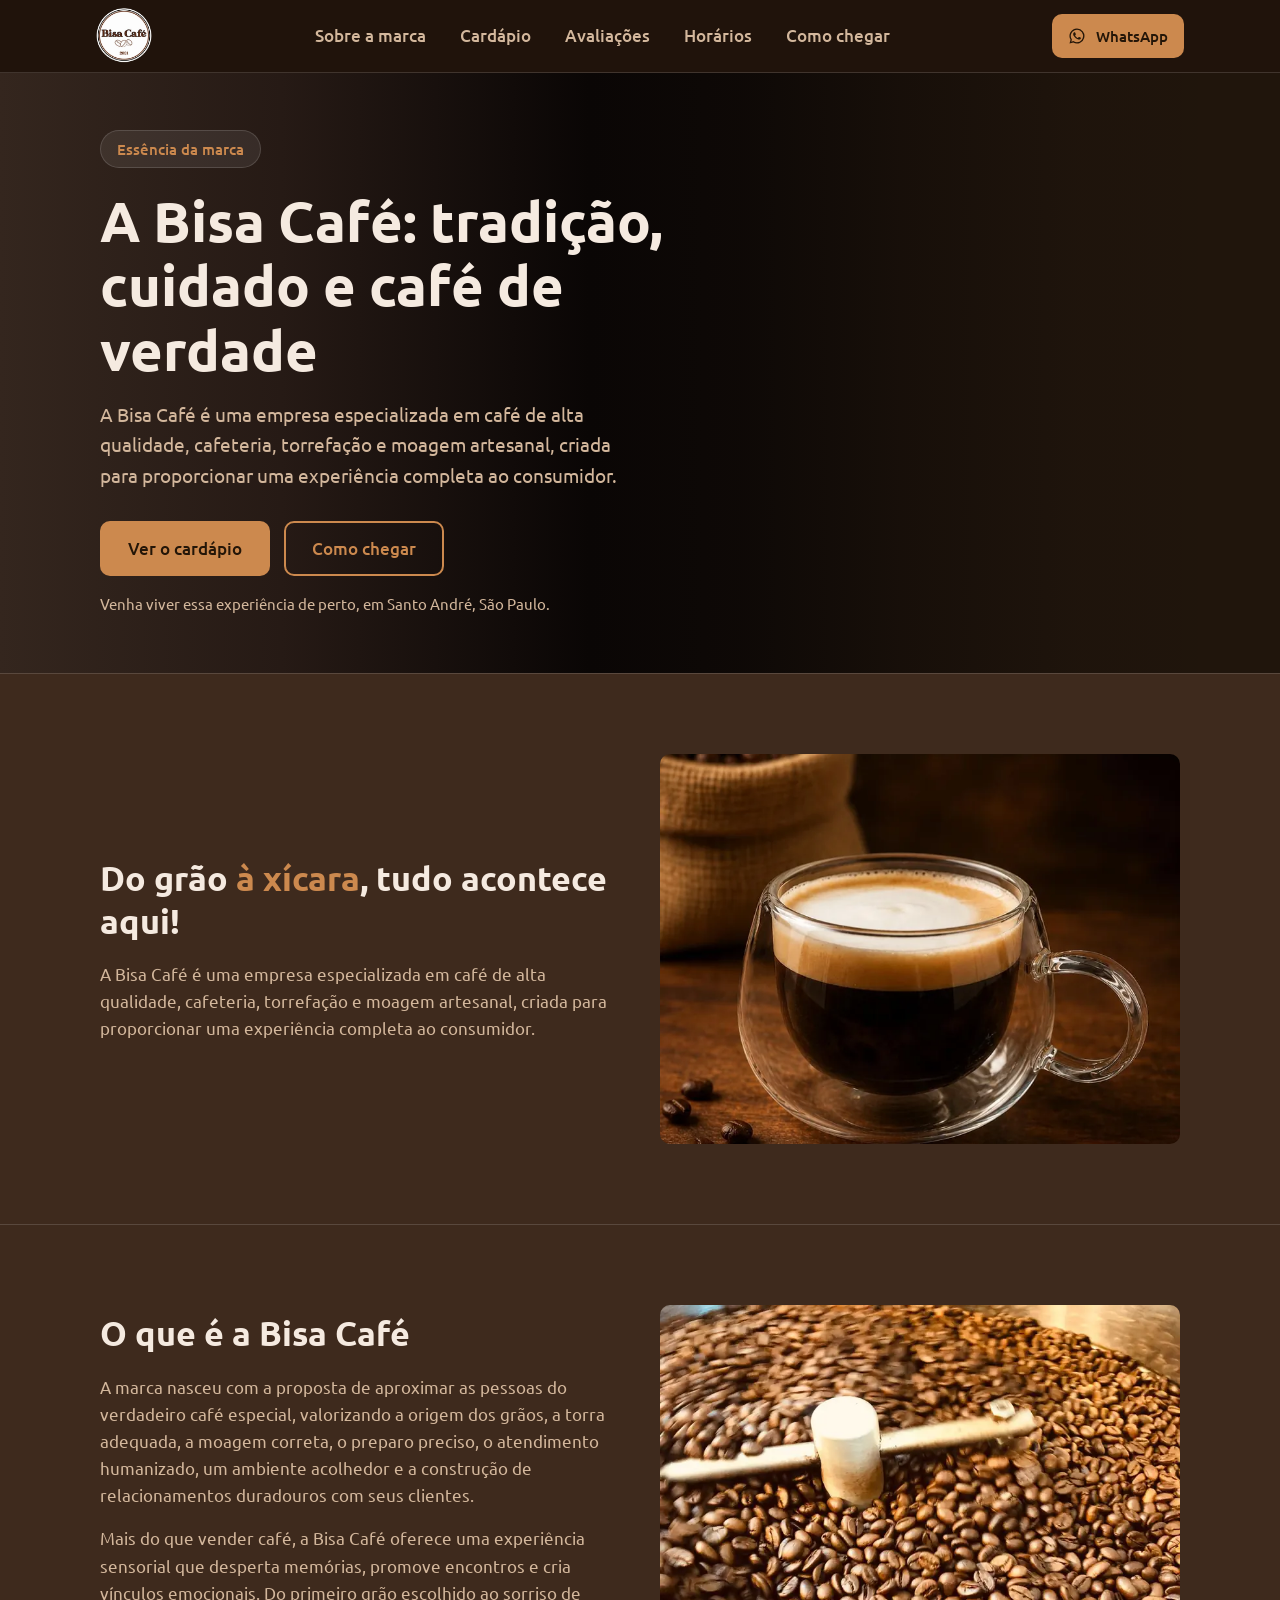
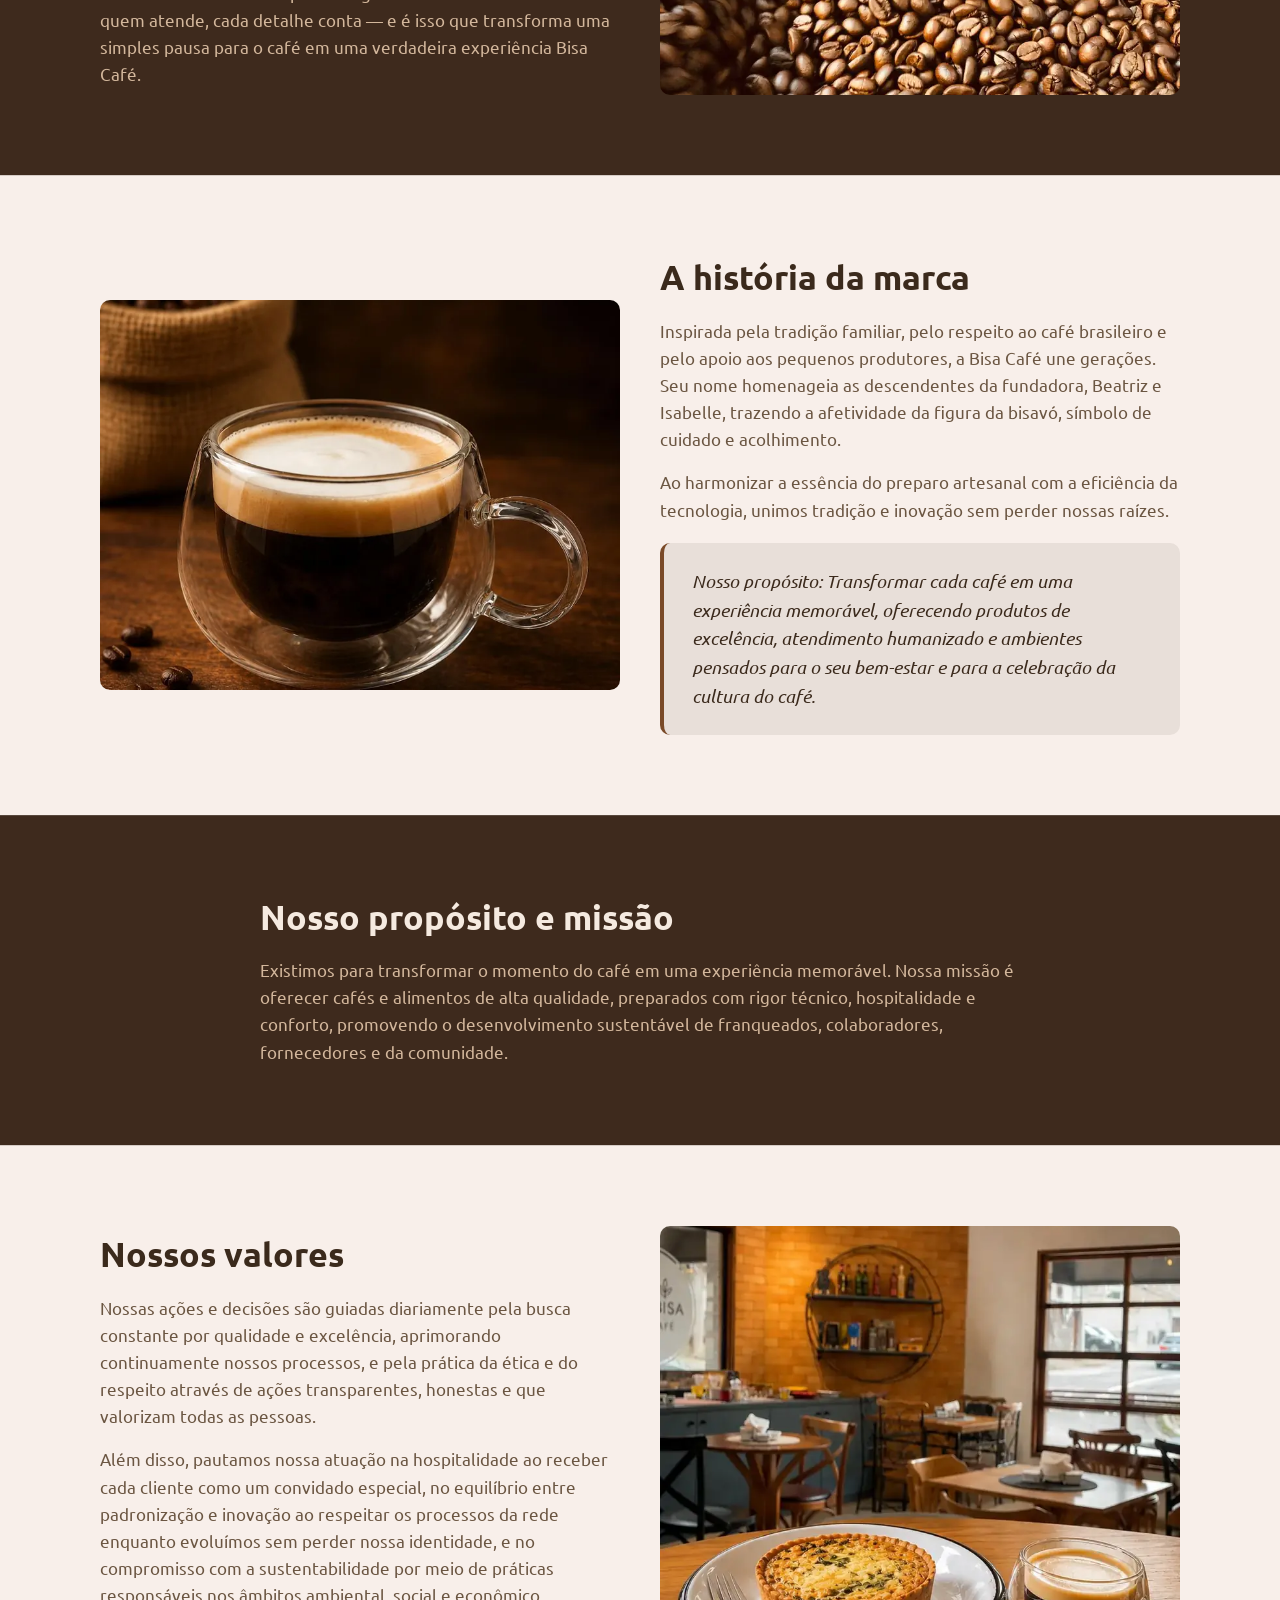
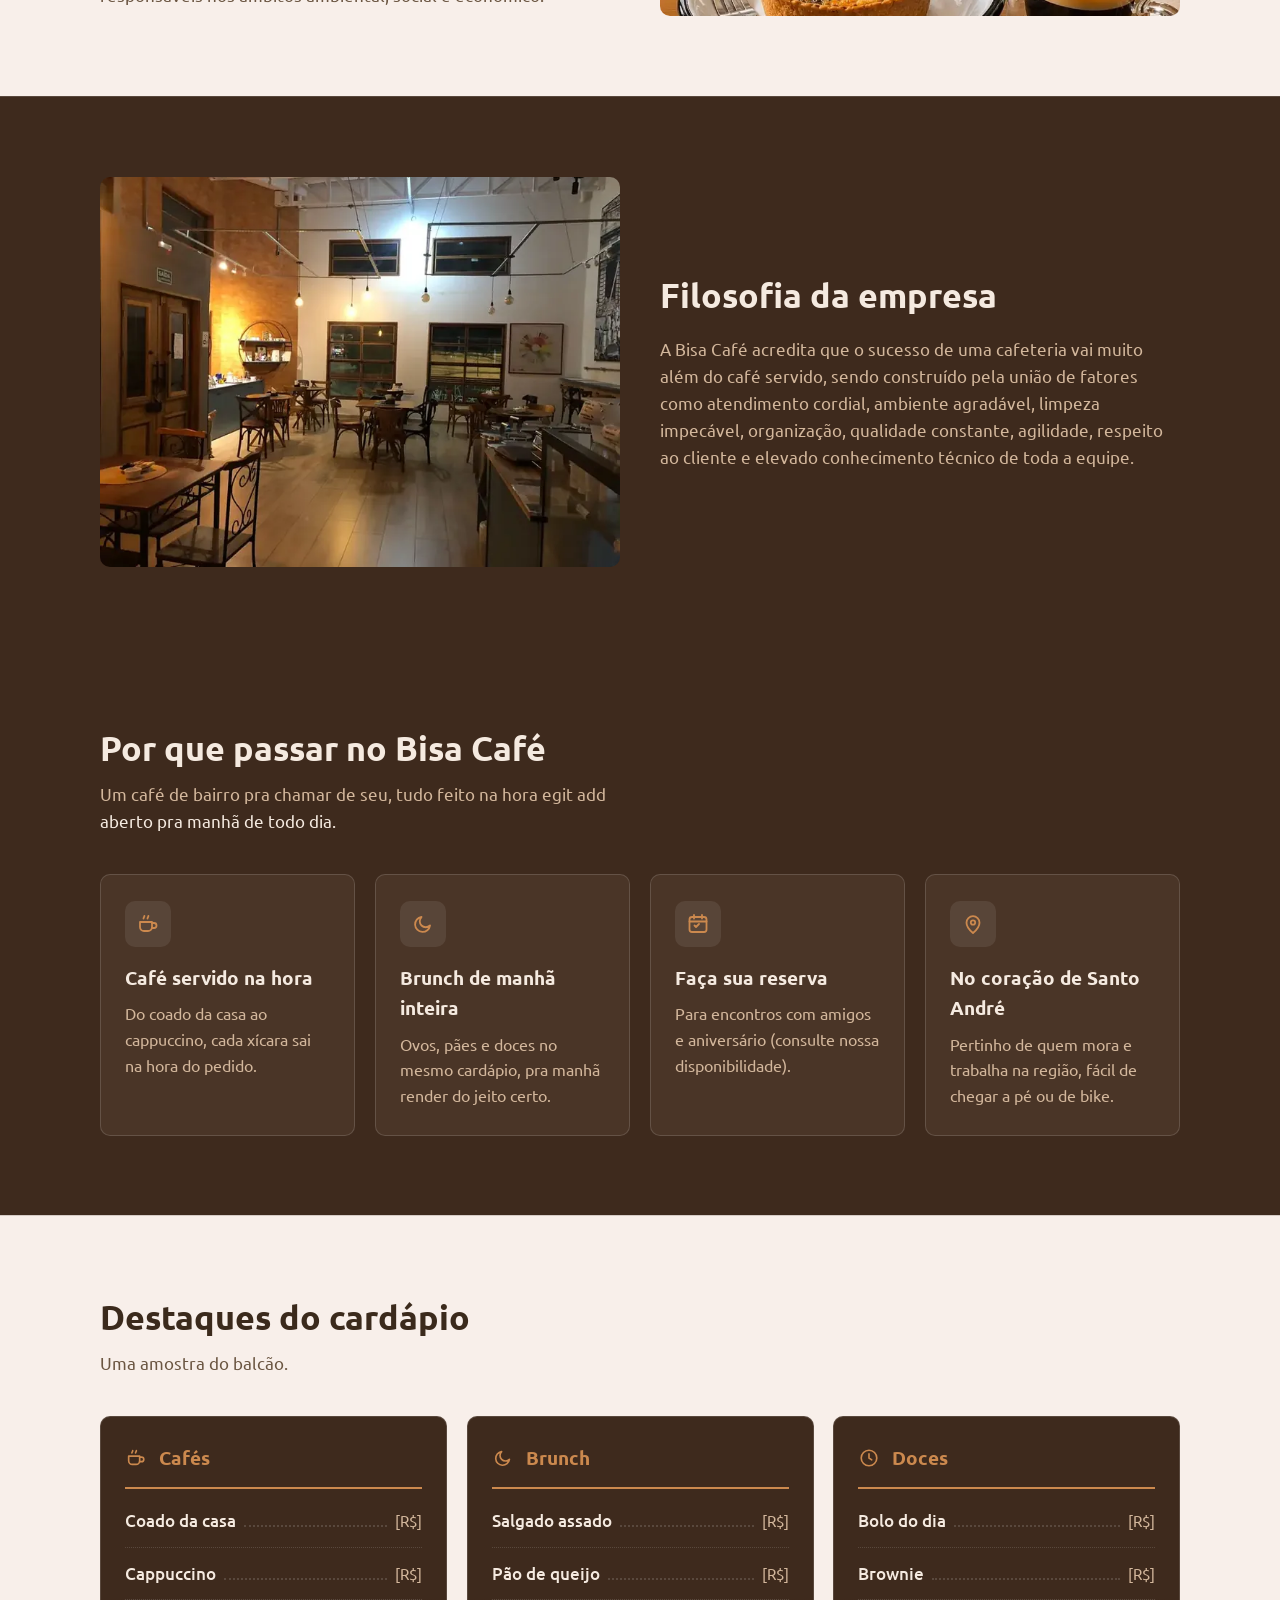
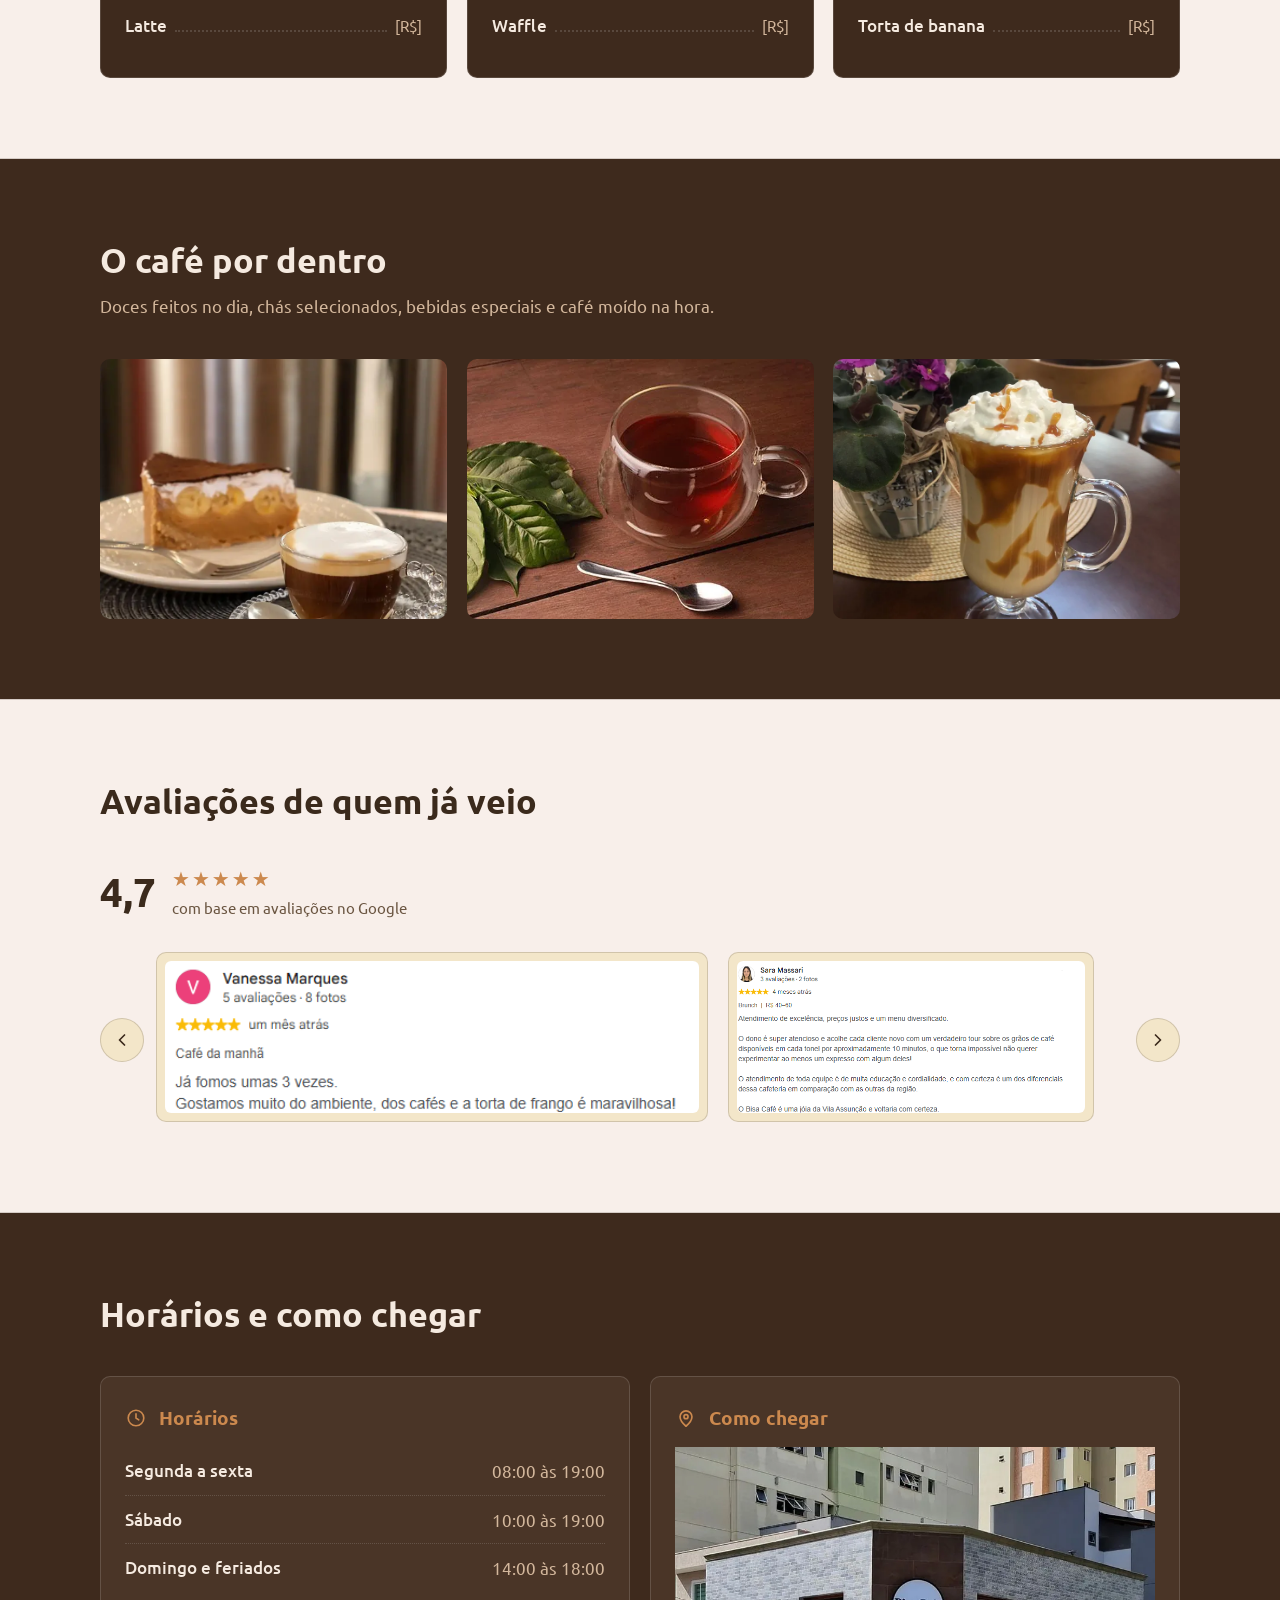
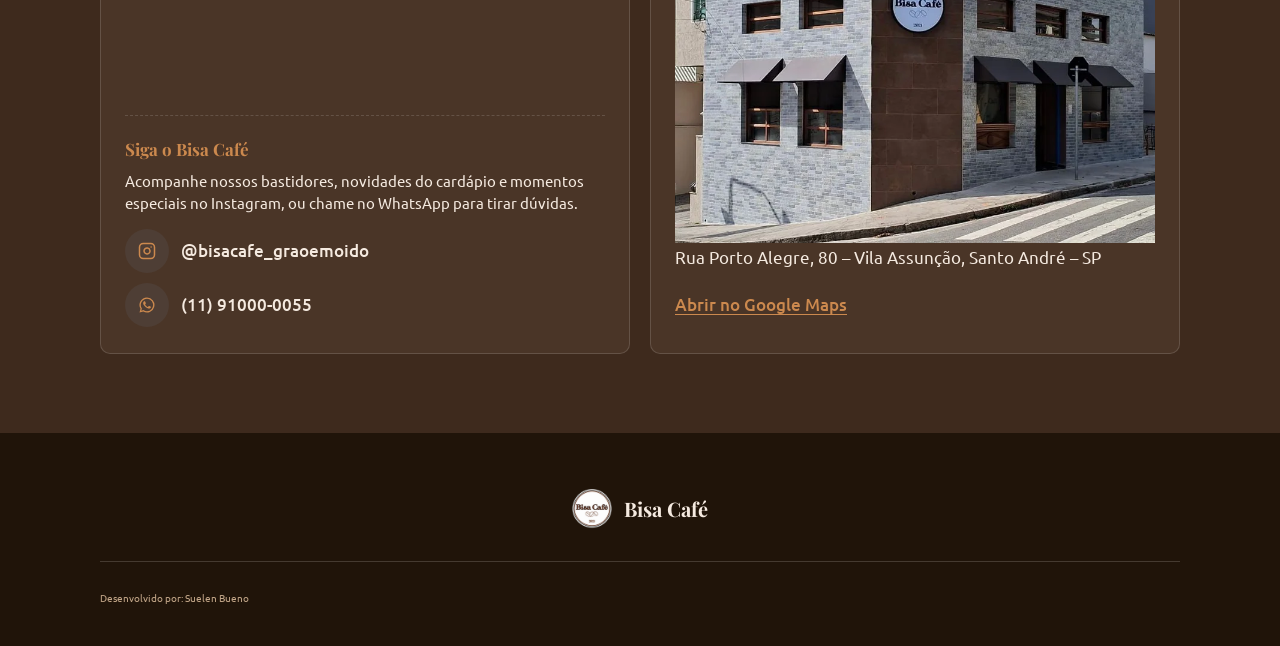
<file: index.html>
<!DOCTYPE html>
<html lang="pt-BR">
<head>
<meta charset="UTF-8">
<meta name="viewport" content="width=device-width, initial-scale=1">
<title>Bisa Café | Café da manhã e brunch em Santo André, São Paulo</title>
<meta name="description" content="Café da manhã e brunch feitos na hora em Santo André, São Paulo. Peça pelo WhatsApp e retire sem fila no Bisa Café.">
<meta property="og:title" content="Bisa Café | Café da manhã e brunch em Santo André">
<meta property="og:description" content="Café da manhã e brunch feitos na hora em Santo André, São Paulo. Peça pelo WhatsApp pra retirada.">
<meta property="og:type" content="website">
<meta property="og:locale" content="pt_BR">
<!-- Fallback sem JS: marca o html como "js" o quanto antes; o estado escondido da animação só vale sob html.js -->
<script>document.documentElement.className+=" js";</script>
<link rel="preconnect" href="https://fonts.googleapis.com">
<link rel="preconnect" href="https://fonts.gstatic.com" crossorigin>
<link href="https://fonts.googleapis.com/css2?family=Playfair+Display:wght@700&family=Ubuntu:wght@400;500;700&display=swap" rel="stylesheet">
<link rel="stylesheet" href="style.css">
<link rel="icon" type="image/webp" href="./images/logo.webp">
</head>
<body>

<a class="pular" href="#conteudo">Pular para o conteúdo</a>

<header class="topo">
  <div class="container topo-linha">
    <a href="#inicio" class="logo">
      <img src="./images/logo.webp" alt="Bisa Café" class="logo-icone" width="56" height="56" fetchpriority="high">
    </a>
    <nav class="menu-topo" aria-label="Seções do site">
      <a href="#essencia-da-marca">Sobre a marca</a>
      <a href="#cardapio">Cardápio</a>
      <a href="#avaliacoes">Avaliações</a>
      <a href="#horarios">Horários</a>
      <a href="#local">Como chegar</a>
    </nav>
    <a class="botao botao-primario topo-whatsapp" href="https://wa.me/5511910000055" aria-label="Chamar no WhatsApp">
      <svg width="18" height="18" viewBox="0 0 24 24" fill="currentColor" aria-hidden="true" focusable="false">
        <path d="M12 2a10 10 0 0 0-8.6 15.1L2 22l5-1.3A10 10 0 1 0 12 2zm0 18.2c-1.5 0-3-.4-4.3-1.2l-.3-.2-3 .8.8-2.9-.2-.3A8.2 8.2 0 1 1 12 20.2zm4.6-6.1c-.3-.1-1.5-.7-1.7-.8-.2-.1-.4-.1-.6.1-.2.3-.6.8-.8 1-.1.2-.3.2-.5.1-.3-.1-1.1-.4-2-1.2-.8-.7-1.3-1.5-1.4-1.8-.2-.3 0-.4.1-.6l.4-.5c.1-.2.2-.3.3-.5.1-.2 0-.4 0-.5l-.8-1.9c-.2-.5-.4-.4-.6-.4h-.5c-.2 0-.5.1-.7.3-.2.3-.9.9-.9 2.1s.9 2.4 1 2.6c.1.2 1.8 2.8 4.3 3.9.6.3 1.1.4 1.5.6.6.2 1.2.2 1.6.1.5-.1 1.5-.6 1.7-1.2.2-.6.2-1.1.1-1.2 0-.1-.2-.2-.5-.3z"/>
      </svg>
      <span>WhatsApp</span>
    </a>
  </div>
</header>

<main id="conteudo">
  <section class="hero" id="inicio">
    <div class="hero-video-wrap" aria-hidden="true">
      <video class="video-fundo" autoplay muted loop playsinline tabindex="-1">
        <source src="./images/video-cafe-cropado.mp4" type="video/mp4">
      </video>
      <div class="video-gradiente"></div>
    </div>
    <div class="container">
      <div class="hero-conteudo">
        <span class="hero-etiqueta anima" style="--i:0">Essência da marca</span>
        <h1 class="anima" style="--i:1">A Bisa Café: tradição, cuidado e café de verdade</h1>
        <p class="apoio anima" style="--i:2">A Bisa Café é uma empresa especializada em café de alta qualidade, cafeteria, torrefação e moagem artesanal, criada para proporcionar uma experiência completa ao consumidor.</p>
        <div class="hero-ctas anima" style="--i:3">
          <a class="botao botao-primario" href="#cardapio">Ver o cardápio</a>
          <a class="botao botao-secundario" href="#local">Como chegar</a>
        </div>
        <p class="hero-nota anima" style="--i:4">Venha viver essa experiência de perto, em Santo André, São Paulo.</p>
      </div>
    </div>
  </section>

  <!-- DO GRÃO À XÍCARA -->
  <section class="bloco-institucional">
    <div class="container">
      <div class="bloco-com-imagem">
        <div class="bloco-imagem anima" style="--i:0">
          <img src="./images/foto-espresso-graos.webp" alt="Xícara de café do Bisa Café com grãos ao fundo" loading="lazy">
        </div>
        <div class="conteudo-institucional anima" style="--i:1">
          <h2>Do grão <span class="cor-destaque">à xícara</span>, tudo acontece aqui!</h2>
          <p>A Bisa Café é uma empresa especializada em café de alta qualidade, cafeteria, torrefação e moagem artesanal, criada para proporcionar uma experiência completa ao consumidor.</p>
        </div>
      </div>
    </div>
  </section>

  <!-- ESSÊNCIA DA MARCA: O QUE É A BISA CAFÉ -->
  <section class="bloco-institucional" id="essencia-da-marca">
    <div class="container">
      <div class="bloco-com-imagem">
        <div class="bloco-imagem anima" style="--i:0">
          <img src="./images/foto-graos-torra.webp" alt="Grãos de café na torrefação artesanal do Bisa Café" loading="lazy">
        </div>
        <div class="conteudo-institucional anima" style="--i:1">
          <h2>O que é a Bisa Café</h2>
          <p>A marca nasceu com a proposta de aproximar as pessoas do verdadeiro café especial, valorizando a origem dos grãos, a torra adequada, a moagem correta, o preparo preciso, o atendimento humanizado, um ambiente acolhedor e a construção de relacionamentos duradouros com seus clientes.</p>
          <p>Mais do que vender café, a Bisa Café oferece uma experiência sensorial que desperta memórias, promove encontros e cria vínculos emocionais. Do primeiro grão escolhido ao sorriso de quem atende, cada detalhe conta — e é isso que transforma uma simples pausa para o café em uma verdadeira experiência Bisa Café.</p>
        </div>
      </div>
    </div>
  </section>

  <!-- A HISTÓRIA DA MARCA -->
  <section class="bloco-institucional fundo-alt">
    <div class="container">
      <div class="bloco-com-imagem bloco-com-imagem--inverso">
        <div class="bloco-imagem anima" style="--i:0">
          <img src="./images/foto-espresso-graos.webp" alt="Espresso do Bisa Café com saco de grãos ao fundo, remetendo à origem artesanal" loading="lazy">
        </div>
        <div class="conteudo-institucional anima" style="--i:1">
          <h2>A história da marca</h2>
          <p>Inspirada pela tradição familiar, pelo respeito ao café brasileiro e pelo apoio aos pequenos produtores, a Bisa Café une gerações. Seu nome homenageia as descendentes da fundadora, Beatriz e Isabelle, trazendo a afetividade da figura da bisavó, símbolo de cuidado e acolhimento.</p>
          <p>Ao harmonizar a essência do preparo artesanal com a eficiência da tecnologia, unimos tradição e inovação sem perder nossas raízes.</p>
          <blockquote class="destaque-proposito">
            Nosso propósito: Transformar cada café em uma experiência memorável, oferecendo produtos de excelência, atendimento humanizado e ambientes pensados para o seu bem-estar e para a celebração da cultura do café.
          </blockquote>
        </div>
      </div>
    </div>
  </section>

  <!-- NOSSO PROPÓSITO E MISSÃO -->
  <section class="bloco-institucional">
    <div class="container">
      <div class="conteudo-institucional">
        <h2 class="anima" style="--i:0">Nosso propósito e missão</h2>
        <p class="anima" style="--i:1">Existimos para transformar o momento do café em uma experiência memorável. Nossa missão é oferecer cafés e alimentos de alta qualidade, preparados com rigor técnico, hospitalidade e conforto, promovendo o desenvolvimento sustentável de franqueados, colaboradores, fornecedores e da comunidade.</p>
      </div>
    </div>
  </section>

  <!-- NOSSOS VALORES -->
  <section class="bloco-institucional fundo-alt">
    <div class="container">
      <div class="bloco-com-imagem">
        <div class="bloco-imagem anima" style="--i:0">
          <img src="./images/foto-interior-mesa.webp" alt="Mesa posta no Bisa Café com quiche e café, clima acolhedor" loading="lazy">
        </div>
        <div class="conteudo-institucional anima" style="--i:1">
          <h2>Nossos valores</h2>
          <p>Nossas ações e decisões são guiadas diariamente pela busca constante por qualidade e excelência, aprimorando continuamente nossos processos, e pela prática da ética e do respeito através de ações transparentes, honestas e que valorizam todas as pessoas.</p>
          <p>Além disso, pautamos nossa atuação na hospitalidade ao receber cada cliente como um convidado especial, no equilíbrio entre padronização e inovação ao respeitar os processos da rede enquanto evoluímos sem perder nossa identidade, e no compromisso com a sustentabilidade por meio de práticas responsáveis nos âmbitos ambiental, social e econômico.</p>
        </div>
      </div>
    </div>
  </section>

  <!-- FILOSOFIA DA EMPRESA -->
  <section class="bloco-institucional">
    <div class="container">
      <div class="bloco-com-imagem bloco-com-imagem--inverso">
        <div class="bloco-imagem anima" style="--i:0">
          <img src="./images/foto-ambiente-salao.webp" alt="Salão do Bisa Café com mesas e cadeiras, ambiente acolhedor" loading="lazy">
        </div>
        <div class="conteudo-institucional anima" style="--i:1">
          <h2>Filosofia da empresa</h2>
          <p>A Bisa Café acredita que o sucesso de uma cafeteria vai muito além do café servido, sendo construído pela união de fatores como atendimento cordial, ambiente agradável, limpeza impecável, organização, qualidade constante, agilidade, respeito ao cliente e elevado conhecimento técnico de toda a equipe.</p>
        </div>
      </div>
    </div>
  </section>

  <!-- BENEFÍCIOS -->
  <section id="beneficios">
    <div class="container">
      <div class="secao-cabecalho">
        <h2 class="anima" style="--i:0">Por que passar no Bisa Café</h2>
        <p class="anima" style="--i:1">Um café de bairro pra chamar de seu, tudo feito na hora egit add <div class=""></div>aberto pra manhã de todo dia.</p>
      </div>
      <div class="cards">
        <article class="card anima" style="--i:0">
          <span class="icone">
            <svg width="24" height="24" viewBox="0 0 24 24" fill="none" stroke="currentColor" stroke-width="1.8" stroke-linecap="round" stroke-linejoin="round" aria-hidden="true" focusable="false">
              <path d="M4 10h12v5a4 4 0 0 1-4 4H8a4 4 0 0 1-4-4v-5z"/>
              <path d="M16 11h2a2.5 2.5 0 0 1 0 5h-2"/>
              <path d="M7.5 6.5c0-1 .9-1.5.9-2.5M11.5 6.5c0-1 .9-1.5.9-2.5"/>
            </svg>
          </span>
          <h3>Café servido na hora</h3>
          <p>Do coado da casa ao cappuccino, cada xícara sai na hora do pedido.</p>
        </article>
        <article class="card anima" style="--i:1">
          <span class="icone">
            <svg width="24" height="24" viewBox="0 0 24 24" fill="none" stroke="currentColor" stroke-width="1.8" stroke-linecap="round" stroke-linejoin="round" aria-hidden="true" focusable="false">
              <path d="M19 13.5A7.5 7.5 0 1 1 10.5 5a6 6 0 0 0 8.5 8.5z"/>
            </svg>
          </span>
          <h3>Brunch de manhã inteira</h3>
          <p>Ovos, pães e doces no mesmo cardápio, pra manhã render do jeito certo.</p>
        </article>
        <article class="card anima" style="--i:2">
          <span class="icone">
            <svg width="24" height="24" viewBox="0 0 24 24" fill="none" stroke="currentColor" stroke-width="1.8" stroke-linecap="round" stroke-linejoin="round" aria-hidden="true" focusable="false">
              <rect x="3.5" y="5" width="17" height="15" rx="2.5"/>
              <path d="M3.5 9.5h17"/>
              <path d="M8 3v3.5M16 3v3.5"/>
              <path d="M8.5 13.5l1.5 1.5 3-3"/>
            </svg>
          </span>
          <h3>Faça sua reserva</h3>
          <p>Para encontros com amigos e aniversário (consulte nossa disponibilidade).</p>
        </article>
        <article class="card anima" style="--i:3">
          <span class="icone">
            <svg width="24" height="24" viewBox="0 0 24 24" fill="none" stroke="currentColor" stroke-width="1.8" stroke-linecap="round" stroke-linejoin="round" aria-hidden="true" focusable="false">
              <path d="M12 21s-6.5-5.4-6.5-10.3a6.5 6.5 0 1 1 13 0C18.5 15.6 12 21 12 21z"/>
              <circle cx="12" cy="10.5" r="2.2"/>
            </svg>
          </span>
          <h3>No coração de Santo André</h3>
          <p>Pertinho de quem mora e trabalha na região, fácil de chegar a pé ou de bike.</p>
        </article>
      </div>
    </div>
  </section>

  <!-- CARDÁPIO -->
  <section class="cardapio" id="cardapio">
    <div class="container">
      <div class="secao-cabecalho">
        <h2 class="anima" style="--i:0">Destaques do cardápio</h2>
        <p class="anima" style="--i:1">Uma amostra do balcão.</p>
      </div>
      <div class="cardapio-grade">
        <div class="categoria anima" style="--i:0">
          <h3 class="categoria-titulo">
            <svg width="22" height="22" viewBox="0 0 24 24" fill="none" stroke="currentColor" stroke-width="1.8" stroke-linecap="round" stroke-linejoin="round" aria-hidden="true" focusable="false">
              <path d="M4 10h12v5a4 4 0 0 1-4 4H8a4 4 0 0 1-4-4v-5z"/>
              <path d="M16 11h2a2.5 2.5 0 0 1 0 5h-2"/>
              <path d="M7.5 6.5c0-1 .9-1.5.9-2.5M11.5 6.5c0-1 .9-1.5.9-2.5"/>
            </svg>
            Cafés
          </h3>
          <ul>
            <li><span class="item-nome">Coado da casa</span><span class="item-pontos" aria-hidden="true"></span><span class="item-preco">[R$]</span></li>
            <li><span class="item-nome">Cappuccino</span><span class="item-pontos" aria-hidden="true"></span><span class="item-preco">[R$]</span></li>
            <li><span class="item-nome">Latte</span><span class="item-pontos" aria-hidden="true"></span><span class="item-preco">[R$]</span></li>
          </ul>
        </div>
        <div class="categoria anima" style="--i:1">
          <h3 class="categoria-titulo">
            <svg width="22" height="22" viewBox="0 0 24 24" fill="none" stroke="currentColor" stroke-width="1.8" stroke-linecap="round" stroke-linejoin="round" aria-hidden="true" focusable="false">
              <path d="M19 13.5A7.5 7.5 0 1 1 10.5 5a6 6 0 0 0 8.5 8.5z"/>
            </svg>
            Brunch
          </h3>
          <ul>
            <li><span class="item-nome">Salgado assado</span><span class="item-pontos" aria-hidden="true"></span><span class="item-preco">[R$]</span></li>
            <li><span class="item-nome">Pão de queijo</span><span class="item-pontos" aria-hidden="true"></span><span class="item-preco">[R$]</span></li>
            <li><span class="item-nome">Waffle</span><span class="item-pontos" aria-hidden="true"></span><span class="item-preco">[R$]</span></li>
          </ul>
        </div>
        <div class="categoria anima" style="--i:2">
          <h3 class="categoria-titulo">
            <svg width="22" height="22" viewBox="0 0 24 24" fill="none" stroke="currentColor" stroke-width="1.8" stroke-linecap="round" stroke-linejoin="round" aria-hidden="true" focusable="false">
              <circle cx="12" cy="12" r="8.5"/>
              <path d="M12 7.5V12l3 2"/>
            </svg>
            Doces
          </h3>
          <ul>
            <li><span class="item-nome">Bolo do dia</span><span class="item-pontos" aria-hidden="true"></span><span class="item-preco">[R$]</span></li>
            <li><span class="item-nome">Brownie</span><span class="item-pontos" aria-hidden="true"></span><span class="item-preco">[R$]</span></li>
            <li><span class="item-nome">Torta de banana</span><span class="item-pontos" aria-hidden="true"></span><span class="item-preco">[R$]</span></li>
          </ul>
        </div>
      </div>
    </div>
  </section>

  <!-- GALERIA (espaços reservados pra foto) -->
  <section id="galeria">
    <div class="container">
      <div class="secao-cabecalho">
        <h2 class="anima" style="--i:0">O café por dentro</h2>
        <p class="anima" style="--i:1">Doces feitos no dia, chás selecionados, bebidas especiais e café moído na hora.</p>
      </div>
      <div class="galeria-grade">
        <div class="galeria-bloco anima" style="--i:0">
          <img src="./images/foto-torta-banana.webp" alt="Fatia de torta de banana com café servida no Bisa Café" loading="lazy">
        </div>
        <div class="galeria-bloco anima" style="--i:1">
          <img src="./images/foto-cha-folhas.webp" alt="Chá servido no Bisa Café ao lado de folhas de café" loading="lazy">
        </div>
        <div class="galeria-bloco anima" style="--i:2">
          <img src="./images/foto-latte-caramelo.webp" alt="Bebida especial com calda de caramelo e chantili do Bisa Café" loading="lazy">
        </div>
      </div>
    </div>
  </section>

 <!-- AVALIAÇÕES -->
  <section class="avaliacoes" id="avaliacoes">
    <div class="container">
      <div class="secao-cabecalho">
        <h2 class="anima" style="--i:0">Avaliações de quem já veio</h2>
      </div>
      <div class="avaliacao-resumo anima" style="--i:0">
        <span class="avaliacao-nota">4,7</span>
        <div>
          <div class="avaliacao-estrelas" aria-hidden="true">★★★★★</div>
          <span class="avaliacao-total">com base em avaliações no Google</span>
        </div>
      </div>
      <div class="avaliacao-carrossel">
        <button type="button" class="carrossel-seta carrossel-seta--anterior" data-carrossel-anterior aria-label="Ver avaliação anterior">
          <svg width="20" height="20" viewBox="0 0 24 24" fill="none" stroke="currentColor" stroke-width="2" stroke-linecap="round" stroke-linejoin="round" aria-hidden="true" focusable="false"><path d="M15 18l-6-6 6-6"/></svg>
        </button>
        <div class="avaliacao-trilho" id="avaliacaoTrilho" tabindex="0" aria-label="Avaliações de clientes no Google, arraste para o lado para ver mais">
          <figure class="avaliacao-card avaliacao-print anima" style="--i:0">
            <img src="./images/avaliação1.png" width="495" height="141" alt="Avaliação de 5 estrelas de Vanessa Marques no Google, contando que já foi umas 3 vezes e elogiando o ambiente, os cafés e a torta de frango" loading="lazy">
          </figure>
          <figure class="avaliacao-card avaliacao-print anima" style="--i:1">
            <img src="./images/avaliação2.png" width="692" height="302" alt="Avaliação de 5 estrelas de Sara Massari no Google, elogiando o atendimento, os preços justos e o menu diversificado do Bisa Café" loading="lazy">
          </figure>
         <figure class="avaliacao-card avaliacao-print anima" style="--i:2">
            <img src="./images/avaliação3.png" width="676" height="205" alt="Avaliação de 5 estrelas de Celi Gonçalo no Google, elogiando o café, o waffle de pão de queijo, o pain au chocolat e o frapê de pistache" loading="lazy">
          </figure>
          <figure class="avaliacao-card avaliacao-print anima" style="--i:3">
            <img src="./images/avaliação4.png" width="677" height="162" alt="Avaliação de 5 estrelas de Ednei no Google, elogiando a aula sobre cafés, a torra própria da casa e a opção de comprar café moído ou em grãos" loading="lazy">
          </figure>
          <figure class="avaliacao-card avaliacao-print anima" style="--i:4">
            <img src="./images/avaliação5.png" width="667" height="152" alt="Avaliação de 5 estrelas de Jussara Uehara no Google, destacando os cafés moídos na hora e as opções de bolos, tortas e salgados" loading="lazy">
          </figure>
          <figure class="avaliacao-card avaliacao-print anima" style="--i:5">
            <img src="./images/avaliação6.png" width="641" height="136" alt="Avaliação de 5 estrelas de Adriana Lombardo Meniz no Google, elogiando a apresentação dos grãos em latões, o aroma do café e o ambiente acolhedor" loading="lazy">
          </figure>
          <figure class="avaliacao-card avaliacao-print anima" style="--i:6">
            <img src="./images/avaliação7.png" width="667" height="137" alt="Avaliação de 5 estrelas de Cristiane Duarte no Google, elogiando o bolo de maçã com castanhas, o expresso tônica e o atendimento" loading="lazy">
          </figure>
          <figure class="avaliacao-card avaliacao-print anima" style="--i:7">
            <img src="./images/avaliação8.png" width="662" height="197" alt="Avaliação de 5 estrelas de Monique Moraes no Google, recomendando o frapê de pistache e o ambiente aconchegante e familiar da cafeteria" loading="lazy">
          </figure>
        </div>
        <button type="button" class="carrossel-seta carrossel-seta--proxima" data-carrossel-proxima aria-label="Ver próxima avaliação">
          <svg width="20" height="20" viewBox="0 0 24 24" fill="none" stroke="currentColor" stroke-width="2" stroke-linecap="round" stroke-linejoin="round" aria-hidden="true" focusable="false"><path d="M9 6l6 6-6 6"/></svg>
        </button>
      </div>
    </div>
  </section>

  <!-- HORÁRIOS E COMO CHEGAR -->
  <section id="horarios">
    <div class="container">
      <div class="secao-cabecalho">
        <h2 class="anima" style="--i:0">Horários e como chegar</h2>
      </div>
      <div class="info-grade">
        <div class="info-card anima" style="--i:0" id="horarios-card">
          <h3>
            <svg width="22" height="22" viewBox="0 0 24 24" fill="none" stroke="currentColor" stroke-width="1.8" stroke-linecap="round" stroke-linejoin="round" aria-hidden="true" focusable="false">
              <circle cx="12" cy="12" r="8.5"/>
              <path d="M12 7.5V12l3 2"/>
            </svg>
            Horários
          </h3>
          <ul class="horarios-lista">
            <li><span class="dia">Segunda a sexta</span><span class="hora">08:00 às 19:00</span></li>
            <li><span class="dia">Sábado</span><span class="hora">10:00 às 19:00</span></li>
            <li><span class="dia">Domingo e feriados</span><span class="hora">14:00 às 18:00</span></li>
          </ul>
          <div class="info-card-social">
            <h4>Siga o Bisa Café</h4>
            <p>Acompanhe nossos bastidores, novidades do cardápio e momentos especiais no Instagram, ou chame no WhatsApp para tirar dúvidas.</p>
            <ul class="social-lista">
              <li>
                <a class="social-linha" href="https://www.instagram.com/bisacafe_graoemoido/" target="_blank" rel="noopener">
                  <span class="social-icone" aria-hidden="true">
                    <svg width="18" height="18" viewBox="0 0 24 24" fill="none" stroke="currentColor" stroke-width="2" stroke-linecap="round" stroke-linejoin="round" focusable="false">
                      <rect x="2" y="2" width="20" height="20" rx="5" ry="5"/>
                      <path d="M16 11.37A4 4 0 1 1 12.63 8 4 4 0 0 1 16 11.37z"/>
                      <line x1="17.5" y1="6.5" x2="17.51" y2="6.5"/>
                    </svg>
                  </span>
                  <span>@bisacafe_graoemoido</span>
                </a>
              </li>
              <li>
                <a class="social-linha" href="https://wa.me/5511910000055" target="_blank" rel="noopener">
                  <span class="social-icone" aria-hidden="true">
                    <svg width="18" height="18" viewBox="0 0 24 24" fill="currentColor" focusable="false">
                      <path d="M12 2a10 10 0 0 0-8.6 15.1L2 22l5-1.3A10 10 0 1 0 12 2zm0 18.2c-1.5 0-3-.4-4.3-1.2l-.3-.2-3 .8.8-2.9-.2-.3A8.2 8.2 0 1 1 12 20.2zm4.6-6.1c-.3-.1-1.5-.7-1.7-.8-.2-.1-.4-.1-.6.1-.2.3-.6.8-.8 1-.1.2-.3.2-.5.1-.3-.1-1.1-.4-2-1.2-.8-.7-1.3-1.5-1.4-1.8-.2-.3 0-.4.1-.6l.4-.5c.1-.2.2-.3.3-.5.1-.2 0-.4 0-.5l-.8-1.9c-.2-.5-.4-.4-.6-.4h-.5c-.2 0-.5.1-.7.3-.2.3-.9.9-.9 2.1s.9 2.4 1 2.6c.1.2 1.8 2.8 4.3 3.9.6.3 1.1.4 1.5.6.6.2 1.2.2 1.6.1.5-.1 1.5-.6 1.7-1.2.2-.6.2-1.1.1-1.2 0-.1-.2-.2-.5-.3z"/>
                    </svg>
                  </span>
                  <span>(11) 91000-0055</span>
                </a>
              </li>
            </ul>
          </div>
        </div>
        <div class="info-card anima" style="--i:1" id="local">
          <h3>
            <svg width="22" height="22" viewBox="0 0 24 24" fill="none" stroke="currentColor" stroke-width="1.8" stroke-linecap="round" stroke-linejoin="round" aria-hidden="true" focusable="false">
              <path d="M12 21s-6.5-5.4-6.5-10.3a6.5 6.5 0 1 1 13 0C18.5 15.6 12 21 12 21z"/>
              <circle cx="12" cy="10.5" r="2.2"/>
            </svg>
            Como chegar
          </h3>
          <div class="local-foto">
            <img src="./images/fachada-bisa-cafe.webp" alt="Fachada do Bisa Café, na esquina, com a placa redonda da marca" loading="lazy">
          </div>
          <p>Rua Porto Alegre, 80 – Vila Assunção, Santo André – SP</p>
          <a class="link-maps" href="https://www.google.com/maps/search/?api=1&amp;query=Rua%20Porto%20Alegre%2C%2080%2C%20Vila%20Assun%C3%A7%C3%A3o%2C%20Santo%20Andr%C3%A9%20-%20SP">Abrir no Google Maps</a>
        </div>
      </div>
    </div>
  </section>

</main>

<!-- RODAPÉ -->
<footer class="rodape">
  <div class="container">
    <div class="rodape-grade">
      <div class="rodape-marca anima" style="--i:0">
        <img src="./images/logo.webp" alt="Bisa Café" width="40" height="40" class="rodape-logo">
        <span class="nome">Bisa Café</span>
      </div>
    </div>
    <div class="rodape-base">
      <p class="rodape-credito">Desenvolvido por: <a href="https://suelenfbportifolio.vercel.app/" target="_blank" rel="noopener">Suelen Bueno</a></p>
    </div>
  </div>
</footer>

<script src="script.js"></script>

</body>
</html>
</file>
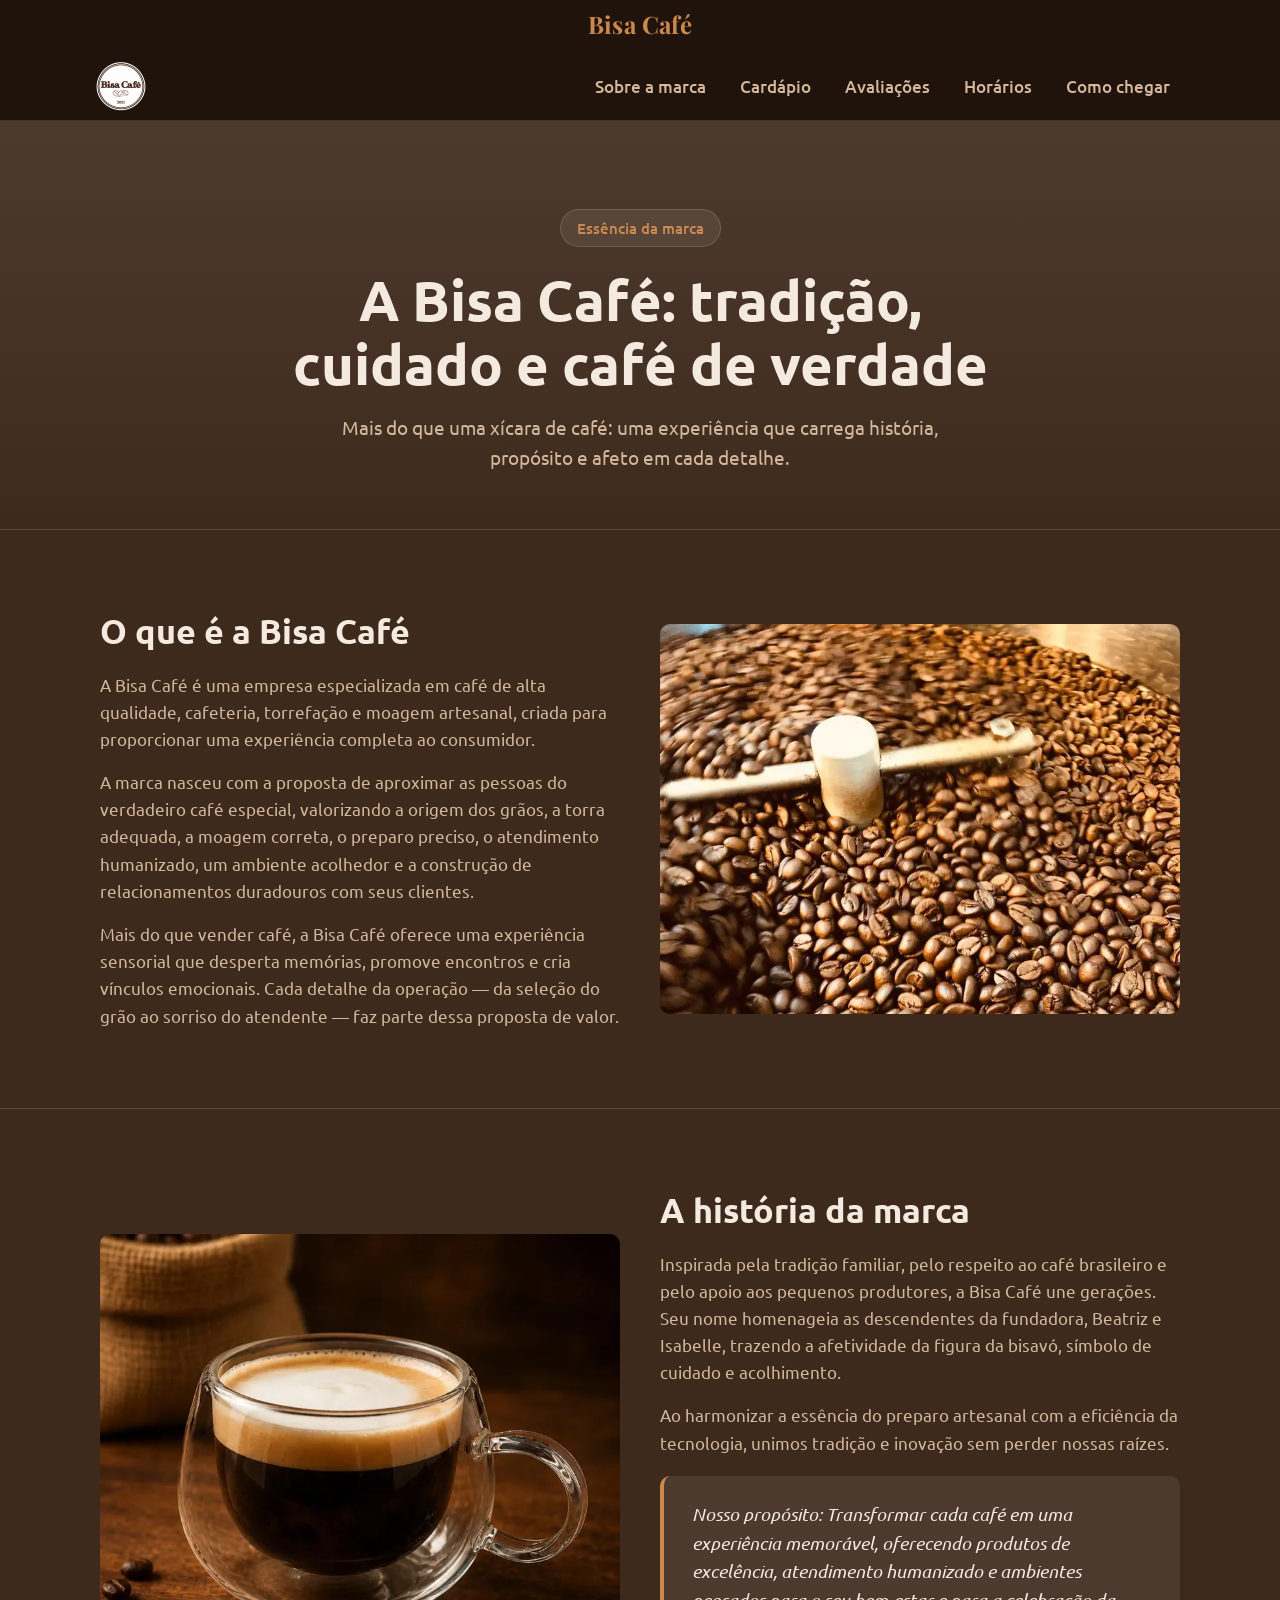
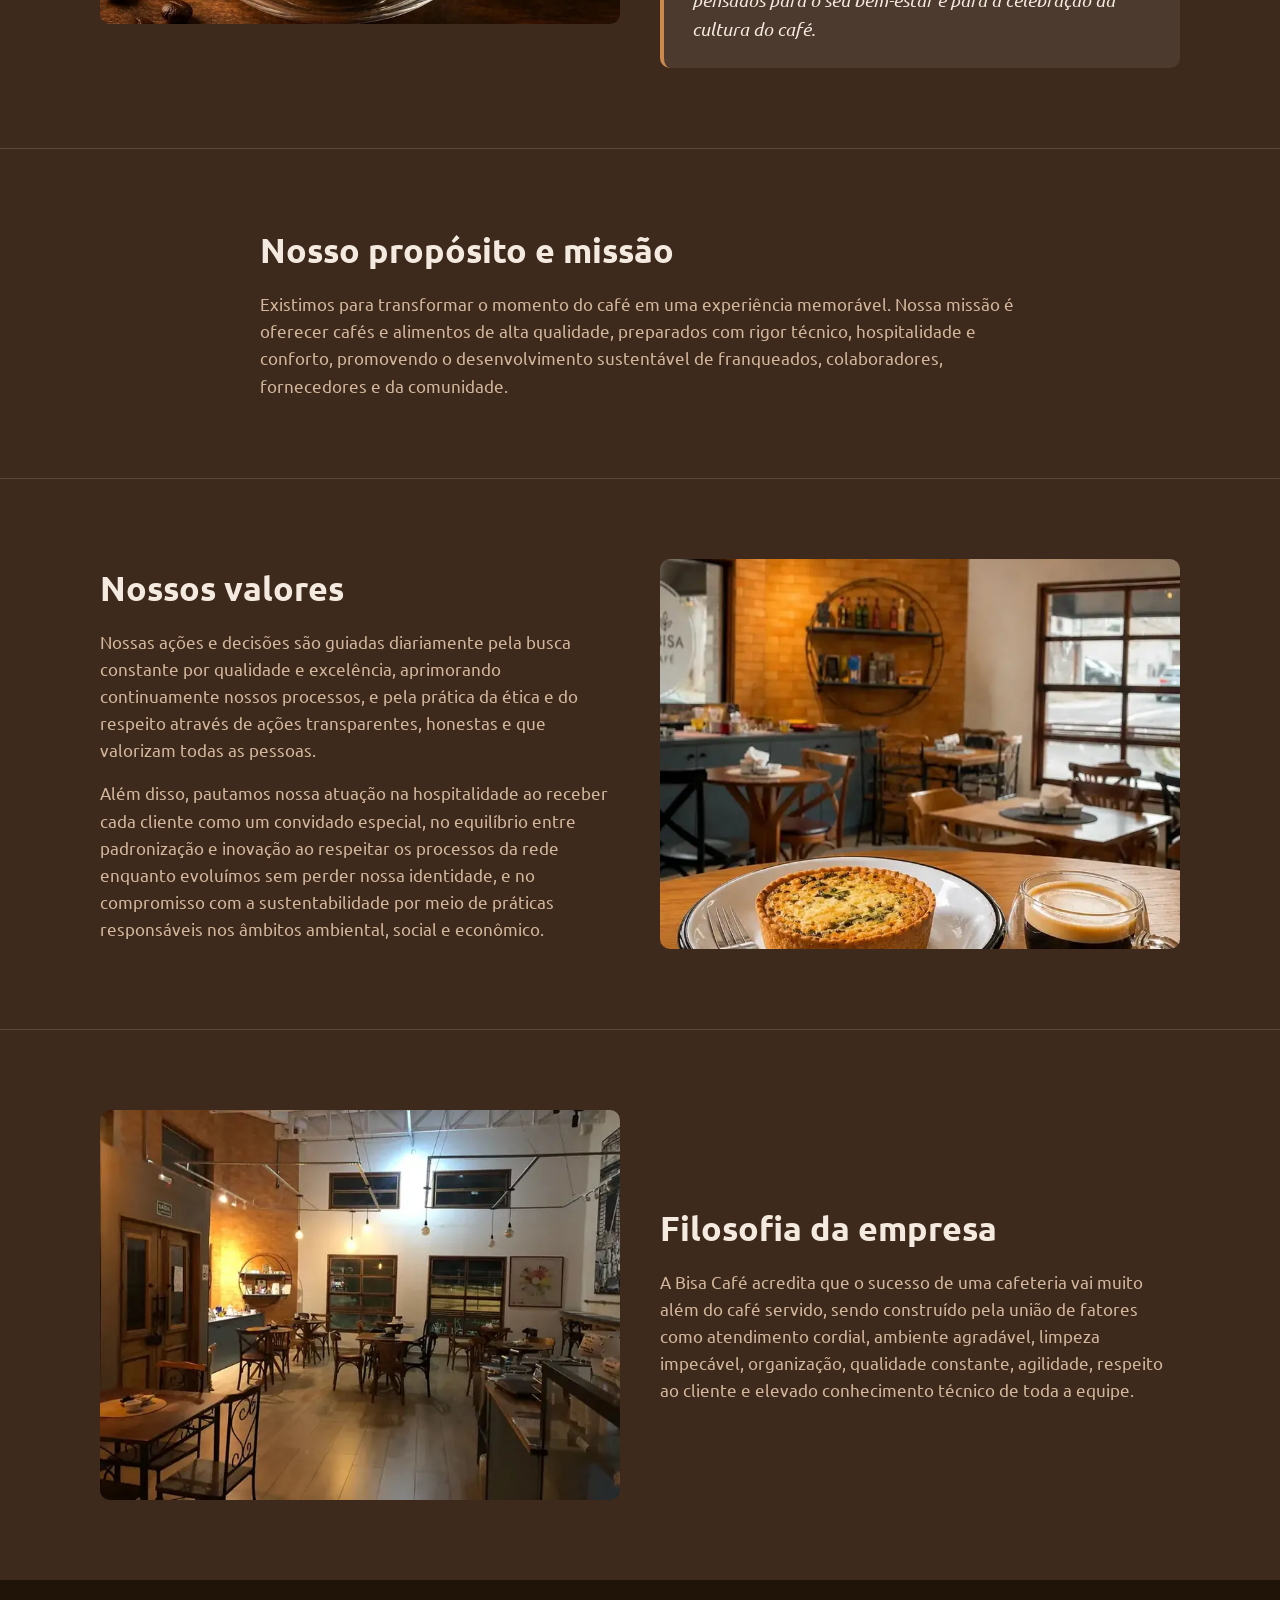
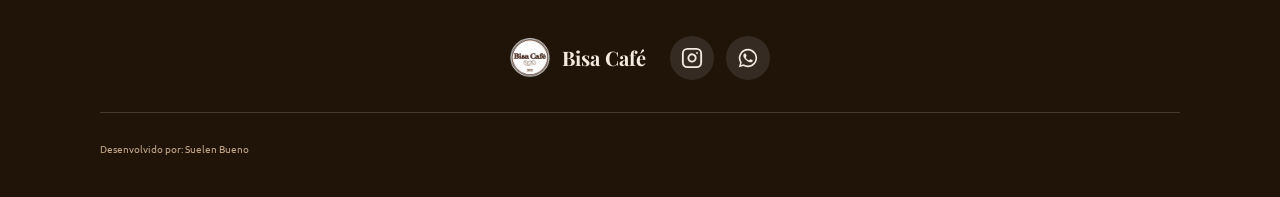
<file: sobre-a-marca.html>
<!DOCTYPE html>
<html lang="pt-BR">
<head>
<meta charset="UTF-8">
<meta name="viewport" content="width=device-width, initial-scale=1">
<title>Sobre a Bisa Café | Essência da marca</title>
<meta name="description" content="Conheça a Bisa Café: o que somos, nossa história, propósito, missão, valores e filosofia por trás de cada xícara, em Santo André, São Paulo.">
<meta property="og:title" content="Sobre a Bisa Café | Essência da marca">
<meta property="og:description" content="Conheça a história, o propósito, a missão e os valores da Bisa Café.">
<meta property="og:type" content="website">
<meta property="og:locale" content="pt_BR">
<!-- Fallback sem JS: marca o html como "js" o quanto antes; o estado escondido da animação só vale sob html.js -->
<script>document.documentElement.className+=" js";</script>
<link rel="preconnect" href="https://fonts.googleapis.com">
<link rel="preconnect" href="https://fonts.gstatic.com" crossorigin>
<link href="https://fonts.googleapis.com/css2?family=Playfair+Display:wght@700&family=Ubuntu:wght@400;500;700&display=swap" rel="stylesheet">
<link rel="stylesheet" href="style.css">
<link rel="icon" type="image/webp" href="./images/logo.webp">
</head>
<body>

<a class="pular" href="#conteudo">Pular para o conteúdo</a>

<header class="topo">
  <div class="container topo-marca">
    <a href="index.html#inicio" class="logo-texto">Bisa Café</a>
  </div>
  <div class="container topo-linha">
    <a href="index.html#inicio" class="logo">
      <img src="./images/logo.webp" alt="Bisa Café" class="logo-img" width="50" height="50">
    </a>
    <nav class="menu-topo" aria-label="Seções do site">
      <a href="sobre-a-marca.html">Sobre a marca</a>
      <a href="index.html#cardapio">Cardápio</a>
      <a href="index.html#avaliacoes">Avaliações</a>
      <a href="index.html#horarios">Horários</a>
      <a href="index.html#local">Como chegar</a>
    </nav>
  </div>
</header>

<main id="conteudo">

  <!-- CABEÇALHO DA PÁGINA -->
  <section class="pagina-cabecalho">
    <div class="container">
      <span class="hero-etiqueta anima" style="--i:0">Essência da marca</span>
      <h1 class="anima" style="--i:1">A Bisa Café: tradição, cuidado e café de verdade</h1>
      <p class="apoio anima" style="--i:2">Mais do que uma xícara de café: uma experiência que carrega história, propósito e afeto em cada detalhe.</p>
    </div>
  </section>

  <!-- O QUE É A BISA CAFÉ -->
  <section class="bloco-institucional">
    <div class="container">
      <div class="bloco-com-imagem">
        <div class="bloco-imagem anima" style="--i:0">
          <img src="./images/foto-graos-torra.webp" alt="Grãos de café na torrefação artesanal do Bisa Café" loading="lazy">
        </div>
        <div class="conteudo-institucional anima" style="--i:1">
          <h2>O que é a Bisa Café</h2>
          <p>A Bisa Café é uma empresa especializada em café de alta qualidade, cafeteria, torrefação e moagem artesanal, criada para proporcionar uma experiência completa ao consumidor.</p>
          <p>A marca nasceu com a proposta de aproximar as pessoas do verdadeiro café especial, valorizando a origem dos grãos, a torra adequada, a moagem correta, o preparo preciso, o atendimento humanizado, um ambiente acolhedor e a construção de relacionamentos duradouros com seus clientes.</p>
          <p>Mais do que vender café, a Bisa Café oferece uma experiência sensorial que desperta memórias, promove encontros e cria vínculos emocionais. Cada detalhe da operação — da seleção do grão ao sorriso do atendente — faz parte dessa proposta de valor.</p>
        </div>
      </div>
    </div>
  </section>

  <!-- A HISTÓRIA DA MARCA -->
  <section class="bloco-institucional">
    <div class="container">
      <div class="bloco-com-imagem bloco-com-imagem--inverso">
        <div class="bloco-imagem anima" style="--i:0">
          <img src="./images/foto-espresso-graos.webp" alt="Espresso do Bisa Café com saco de grãos ao fundo, remetendo à origem artesanal" loading="lazy">
        </div>
        <div class="conteudo-institucional anima" style="--i:1">
          <h2>A história da marca</h2>
          <p>Inspirada pela tradição familiar, pelo respeito ao café brasileiro e pelo apoio aos pequenos produtores, a Bisa Café une gerações. Seu nome homenageia as descendentes da fundadora, Beatriz e Isabelle, trazendo a afetividade da figura da bisavó, símbolo de cuidado e acolhimento.</p>
          <p>Ao harmonizar a essência do preparo artesanal com a eficiência da tecnologia, unimos tradição e inovação sem perder nossas raízes.</p>
          <blockquote class="destaque-proposito">
            Nosso propósito: Transformar cada café em uma experiência memorável, oferecendo produtos de excelência, atendimento humanizado e ambientes pensados para o seu bem-estar e para a celebração da cultura do café.
          </blockquote>
        </div>
      </div>
    </div>
  </section>

  <!-- NOSSO PROPÓSITO E MISSÃO -->
  <section class="bloco-institucional">
    <div class="container">
      <div class="conteudo-institucional">
        <h2 class="anima" style="--i:0">Nosso propósito e missão</h2>
        <p class="anima" style="--i:1">Existimos para transformar o momento do café em uma experiência memorável. Nossa missão é oferecer cafés e alimentos de alta qualidade, preparados com rigor técnico, hospitalidade e conforto, promovendo o desenvolvimento sustentável de franqueados, colaboradores, fornecedores e da comunidade.</p>
      </div>
    </div>
  </section>

  <!-- NOSSOS VALORES -->
  <section class="bloco-institucional">
    <div class="container">
      <div class="bloco-com-imagem">
        <div class="bloco-imagem anima" style="--i:0">
          <img src="./images/foto-interior-mesa.webp" alt="Mesa posta no Bisa Café com quiche e café, clima acolhedor" loading="lazy">
        </div>
        <div class="conteudo-institucional anima" style="--i:1">
          <h2>Nossos valores</h2>
          <p>Nossas ações e decisões são guiadas diariamente pela busca constante por qualidade e excelência, aprimorando continuamente nossos processos, e pela prática da ética e do respeito através de ações transparentes, honestas e que valorizam todas as pessoas.</p>
          <p>Além disso, pautamos nossa atuação na hospitalidade ao receber cada cliente como um convidado especial, no equilíbrio entre padronização e inovação ao respeitar os processos da rede enquanto evoluímos sem perder nossa identidade, e no compromisso com a sustentabilidade por meio de práticas responsáveis nos âmbitos ambiental, social e econômico.</p>
        </div>
      </div>
    </div>
  </section>

  <!-- FILOSOFIA DA EMPRESA -->
  <section class="bloco-institucional">
    <div class="container">
      <div class="bloco-com-imagem bloco-com-imagem--inverso">
        <div class="bloco-imagem anima" style="--i:0">
          <img src="./images/foto-ambiente-salao.webp" alt="Salão do Bisa Café com mesas e cadeiras, ambiente acolhedor" loading="lazy">
        </div>
        <div class="conteudo-institucional anima" style="--i:1">
          <h2>Filosofia da empresa</h2>
          <p>A Bisa Café acredita que o sucesso de uma cafeteria vai muito além do café servido, sendo construído pela união de fatores como atendimento cordial, ambiente agradável, limpeza impecável, organização, qualidade constante, agilidade, respeito ao cliente e elevado conhecimento técnico de toda a equipe.</p>
        </div>
      </div>
    </div>
  </section>

</main>

<!-- RODAPÉ -->
<footer class="rodape">
  <div class="container">
    <div class="rodape-grade">
      <div class="rodape-marca anima" style="--i:0">
        <img src="./images/logo.webp" alt="Bisa Café" width="40" height="40" class="rodape-logo">
        <span class="nome">Bisa Café</span>
      </div>
      <nav class="rodape-social anima" style="--i:1" aria-label="Redes sociais">
        <a class="rodape-icone" href="https://www.instagram.com/bisacafe_graoemoido/" target="_blank" rel="noopener" aria-label="Instagram do Bisa Café">
          <svg width="22" height="22" viewBox="0 0 24 24" fill="none" stroke="currentColor" stroke-width="2" stroke-linecap="round" stroke-linejoin="round" aria-hidden="true" focusable="false">
            <rect x="2" y="2" width="20" height="20" rx="5" ry="5"/>
            <path d="M16 11.37A4 4 0 1 1 12.63 8 4 4 0 0 1 16 11.37z"/>
            <line x1="17.5" y1="6.5" x2="17.51" y2="6.5"/>
          </svg>
        </a>
        <a class="rodape-icone" href="https://wa.me/5511910000055" target="_blank" rel="noopener" aria-label="WhatsApp do Bisa Café">
          <svg width="22" height="22" viewBox="0 0 24 24" fill="currentColor" aria-hidden="true" focusable="false">
            <path d="M12 2a10 10 0 0 0-8.6 15.1L2 22l5-1.3A10 10 0 1 0 12 2zm0 18.2c-1.5 0-3-.4-4.3-1.2l-.3-.2-3 .8.8-2.9-.2-.3A8.2 8.2 0 1 1 12 20.2zm4.6-6.1c-.3-.1-1.5-.7-1.7-.8-.2-.1-.4-.1-.6.1-.2.3-.6.8-.8 1-.1.2-.3.2-.5.1-.3-.1-1.1-.4-2-1.2-.8-.7-1.3-1.5-1.4-1.8-.2-.3 0-.4.1-.6l.4-.5c.1-.2.2-.3.3-.5.1-.2 0-.4 0-.5l-.8-1.9c-.2-.5-.4-.4-.6-.4h-.5c-.2 0-.5.1-.7.3-.2.3-.9.9-.9 2.1s.9 2.4 1 2.6c.1.2 1.8 2.8 4.3 3.9.6.3 1.1.4 1.5.6.6.2 1.2.2 1.6.1.5-.1 1.5-.6 1.7-1.2.2-.6.2-1.1.1-1.2 0-.1-.2-.2-.5-.3z"/>
          </svg>
        </a>
      </nav>
    </div>
    <div class="rodape-base">
      <p class="rodape-credito">Desenvolvido por: <a href="https://suelenfbportifolio.vercel.app/" target="_blank" rel="noopener">Suelen Bueno</a></p>
    </div>
  </div>
</footer>

<script src="script.js"></script>

</body>
</html>
</file>
<file: style.css>
:root {
    --cor-caramelo: #CC894E;              /* Caramelo — cor de todos os botões e destaques */
    --marrom-canela: #885840;             /* Marrom canela — desenho dos ícones de Instagram e WhatsApp */
    --botao-icone-fundo: rgba(82, 70, 64, 0.55); /* Fundo do círculo — cinza/marrom escuro translúcido */
    --cor-marca: var(--cor-caramelo);     /* Caramelo quente — links, ícones, destaques */
    --cor-marca-alt: #E3A868;             /* Caramelo claro — hover e gradientes */
    --cor-marca-escura: #7A4A28;          /* Marrom médio — acentos e fallback do vídeo */
    --cor-marca-suave: rgba(255, 255, 255, 0.08); /* Sobreposição clara sutil sobre o fundo escuro */
    --fundo: #3E2A1D;                     /* Marrom médio — fundo principal */
    --fundo-alt: #F8EFEA;                 /* Bege — seções alternadas (harmonia com o fundo) */
    --fundo-card: #4A3527;                /* Marrom levemente mais claro — cartões */
    --texto: #F5EAE0;                     /* Creme claro — texto principal */
    --texto-suave: #D3B79C;               /* Bege acaramelado — texto secundário */
    --borda: rgba(255, 255, 255, 0.14);
    --bege-fundo: #F8EFEA;                /* Bege — mesmo tom do fundo-alt */
    --bege-card: #F3E6C9;                 /* Bege claro — molduras/cartões sobre o bege */
    --bege-texto: #3B2A1C;                /* Marrom escuro — texto sobre fundo bege */
    --bege-texto-suave: #6B5642;          /* Marrom médio — texto secundário sobre bege */
    --bege-borda: rgba(59, 42, 28, .18);
    --rodape-fundo: #201409;              /* Marrom quase preto — rodapé */
    --rodape-texto: #F5EAE0;
    --rodape-suave: #C2A688;
    --raio: 10px;
  }

  * { margin: 0; padding: 0; box-sizing: border-box; }

  html { scroll-behavior: smooth; scroll-padding-top: 136px; }
  @media (prefers-reduced-motion: reduce) {
    html { scroll-behavior: auto; }
  }

  body {
    font-family: 'Ubuntu', system-ui, sans-serif;
    font-size: 1.0625rem;
    line-height: 1.6;
    color: var(--texto);
    background: var(--fundo);
  }

  .container { max-width: 1120px; margin: 0 auto; padding: 0 20px; }

  section { padding: 80px 0; }
  @media (max-width: 720px) { section { padding: 48px 0; } }

  h1 { font-size: clamp(2rem, 5vw, 3.5rem); line-height: 1.15; font-weight: 700; }
  h2 { font-size: clamp(1.5rem, 3.4vw, 2.125rem); line-height: 1.25; font-weight: 700; }
  h3 { font-size: 1.1875rem; font-weight: 700; }

  a { color: var(--cor-marca); }

  :focus-visible {
    outline: 3px solid var(--cor-marca);
    outline-offset: 3px;
    border-radius: 4px;
  }
  .galeria-bloco:focus-visible {
    outline-color: #FFFFFF;
  }

  .pular {
    position: absolute;
    left: -9999px;
    top: 0;
    background: var(--cor-marca);
    color: #fff;
    padding: 12px 20px;
    z-index: 200;
    text-decoration: none;
    font-weight: 500;
  }
  .pular:focus { left: 12px; top: 12px; }

  /* ============================================================
     ANIMAÇÃO DE ENTRADA
     - Anima SÓ transform e opacity (roda a 60fps, sem layout shift).
     - Estado escondido só existe sob html.js: sem JS, nada fica invisível.
     - Blocos abaixo do hero recebem a classe "visivel" via IntersectionObserver.
     - Hero anima no load (classe "carregado" no body via JS).
     - Stagger por --i (índice do item na seção), 80ms entre itens.
     ============================================================ */
  html.js .anima {
    opacity: 0;
    transform: translateY(20px);
    transition: opacity .6s cubic-bezier(0.16,1,0.3,1), transform .6s cubic-bezier(0.16,1,0.3,1);
    transition-delay: calc(var(--i,0) * 80ms);
    will-change: opacity, transform;
  }
  html.js .anima.visivel {
    opacity: 1;
    transform: translateY(0);
  }
  /* Hero: parte de um estado já pintado e legível; anima no load, não segura o LCP */
  html.js .hero .anima {
    opacity: 0;
    transform: translateY(16px);
    transition: opacity .55s cubic-bezier(0.16,1,0.3,1), transform .55s cubic-bezier(0.16,1,0.3,1);
    transition-delay: calc(var(--i,0) * 90ms);
  }
  html.js body.carregado .hero .anima {
    opacity: 1;
    transform: translateY(0);
  }
  /* Desliga TODA animação para quem pediu menos movimento: tudo estático e visível */
  @media (prefers-reduced-motion: reduce) {
    html.js .anima,
    html.js .hero .anima,
    html.js body.carregado .hero .anima {
      opacity: 1 !important;
      transform: none !important;
      transition: none !important;
    }
  }

  /* ---------- Botões ---------- */
  .botao {
    display: inline-flex;
    align-items: center;
    justify-content: center;
    gap: 10px;
    min-height: 48px;
    padding: 12px 26px;
    border-radius: var(--raio);
    font-family: inherit;
    font-size: 1.0625rem;
    font-weight: 500;
    text-decoration: none;
    cursor: pointer;
    border: 2px solid transparent;
    transition: background-color .2s ease, color .2s ease, border-color .2s ease, transform .2s ease, box-shadow .2s ease;
  }
  .botao:hover { transform: translateY(-2px); box-shadow: 0 8px 20px rgba(26, 26, 26, 0.18); }
  @media (prefers-reduced-motion: reduce) { .botao:hover { transform: none; box-shadow: none; } }
  .botao-primario { background: var(--cor-marca); color: #241608; }
  .botao-primario:hover { background: var(--cor-marca-alt); }
  .botao-secundario {
    background: transparent;
    color: var(--cor-marca);
    border-color: var(--cor-marca);
  }
  .botao-secundario:hover { background: var(--cor-marca); color: #241608; }
  .botao svg { flex-shrink: 0; }

  /* ---------- Hero: vídeo reduzido à direita + texto à esquerda ----------*/
  .hero {
    position: relative;
    overflow: hidden;
    background: rgba(32, 20, 12, 0.96); /* mesmo marrom escuro do menu — some antes do vídeo carregar e no fallback sem vídeo */
    padding: 0 0 40px;
  }
  .hero-video-wrap {
    position: relative;
    width: 100%;
    height: clamp(200px, 48vw, 320px);
    overflow: hidden;
  }
  .video-fundo {
    position: absolute;
    inset: 0;
    width: 100%;
    height: 100%;
    object-fit: cover;
    object-position: center;
  }
  .video-gradiente {
    position: absolute;
    inset: 0;
    /* degradê escuro por cima do vídeo pra suavizar a transição com o texto
       abaixo (mobile) ou ao lado (desktop) */
    background:
      linear-gradient(180deg, rgba(20, 12, 8, .1) 0%, rgba(20, 12, 8, .1) 55%, rgba(32, 20, 12, .96) 100%),
      linear-gradient(0deg, rgba(20, 12, 8, .25) 0%, rgba(20, 12, 8, 0) 30%);
  }
  .hero .container { position: relative; z-index: 2; padding-top: 36px; }
  .hero-conteudo { max-width: 680px; }
  @media (prefers-reduced-motion: reduce) {
    .video-fundo { display: none; }
    .hero-video-wrap {
      background: linear-gradient(135deg, var(--cor-marca) 0%, var(--cor-marca-alt) 55%, var(--cor-marca-escura) 100%);
    }
    .video-gradiente { background: none; }
  }
  /* Desktop: vídeo reduzido e ancorado à direita, texto sobreposto à esquerda */
  @media (min-width: 861px) {
    .hero {
      display: flex;
      align-items: center;
      min-height: clamp(420px, 52vw, 600px);
      padding: 0;
    }
    .hero-video-wrap {
      position: absolute;
      inset: 0;
      width: 100%;
      height: 100%;
    }
    .video-gradiente {
      background:
        linear-gradient(90deg,
          rgb(52, 38, 30) 0%,
          rgb(38, 26, 21) 22%,
          rgb(10, 6, 5) 46%,
          rgba(10, 6, 5, .82) 58%,
          rgba(10, 6, 5, .42) 70%,
          rgba(10, 6, 5, .08) 84%,
          rgba(10, 6, 5, 0) 96%);
    }
    .hero .container { padding-top: 0; width: 100%; }
  }

  /* ---------- Topo ---------- */
  .topo {
    position: sticky;
    top: 0;
    z-index: 100;
    background: rgba(32, 20, 12, 0.98);
    border-bottom: 1px solid var(--borda);
    backdrop-filter: blur(6px);
    width: 100%;
  }
  .topo-marca {
    display: flex;
    justify-content: center;
    padding-top: 10px;
  }
  .logo-texto {
    display: inline-block;
    font-family: 'Playfair Display', 'Ubuntu', serif;
    font-weight: 700;
    font-size: 1.5rem;
    letter-spacing: .2px;
    color: var(--cor-marca);
    text-decoration: none;
    min-height: 44px;
    line-height: 1.2;
  }
  .topo-linha {
    display: flex;
    align-items: center;
    justify-content: space-between;
    gap: 12px;
    min-height: 64px;
    padding: 8px 16px;
    width: 100%;
    box-sizing: border-box;
  }
  .topo-linha--centralizada { justify-content: center; }
  .logo {
    display: inline-flex;
    align-items: center;
    justify-content: flex-start;
    min-height: 44px;
    text-decoration: none;
  }
  .logo-img {
    width: 50px;
    height: 50px;
    object-fit: contain;
    display: block;
  }
  .logo-icone {
    width: 56px;
    height: 56px;
    object-fit: contain;
    display: block;
    border-radius: 50%;
    flex-shrink: 0;
  }
  .menu-topo { display: flex; gap: 6px; }
  .menu-topo a {
    display: inline-flex;
    align-items: center;
    min-height: 44px;
    padding: 0 14px;
    color: var(--texto-suave);
    font-weight: 500;
    text-decoration: none;
    border-radius: 6px;
  }
  .menu-topo a:hover { color: var(--cor-marca); background: var(--cor-marca-suave); }
  
  .topo-whatsapp { 
    min-height: 40px; 
    padding: 8px 14px; 
    font-size: 0.9375rem; 
    flex-shrink: 0; 
    white-space: nowrap; 
  }

  /* Oculta o menu de texto em celulares e tablets na vertical para dar espaço ao botão */
  @media (max-width: 768px) {
    .menu-topo { display: none; }
    .logo-icone { width: 48px; height: 48px; }
    .topo-linha { min-height: 64px; padding: 6px 12px; }
  }

  /* Em celulares com telas bem estreitas, mantém apenas o ícone no botão do WhatsApp */
  @media (max-width: 460px) {
    .topo-whatsapp { padding: 8px 10px; }
    .topo-whatsapp span { display: none; }
  }

  /* ---------- Hero: textos ---------- */
  .hero-etiqueta {
    display: inline-block;
    font-size: 0.9375rem;
    font-weight: 500;
    color: var(--cor-marca);
    background: rgba(255, 255, 255, 0.08);
    border: 1px solid var(--borda);
    border-radius: 999px;
    padding: 6px 16px;
    margin-bottom: 20px;
  }
  .hero p.apoio {
    margin-top: 18px;
    font-size: 1.1875rem;
    color: var(--texto-suave);
    max-width: 540px;
  }
  .hero-ctas {
    display: flex;
    flex-wrap: wrap;
    gap: 14px;
    margin-top: 30px;
  }
  .hero-nota {
    margin-top: 16px;
    font-size: 0.9375rem;
    color: var(--texto-suave);
  }

  /* ---------- Cabeçalho de seção ---------- */
  .secao-cabecalho { max-width: 640px; margin-bottom: 40px; }
  .secao-cabecalho p { margin-top: 10px; color: var(--texto-suave); }

  /* ---------- Benefícios ---------- */
  .cards {
    display: grid;
    grid-template-columns: repeat(auto-fit, minmax(230px, 1fr));
    gap: 20px;
  }
  .card {
    background: var(--fundo-card);
    border: 1px solid var(--borda);
    border-radius: var(--raio);
    padding: 26px 24px;
    transition: transform .2s ease, box-shadow .2s ease;
  }
  .card:hover { transform: translateY(-2px); box-shadow: 0 8px 20px rgba(26, 26, 26, 0.08); }
  @media (prefers-reduced-motion: reduce) { .card:hover { transform: none; box-shadow: none; } }
  .card .icone {
    display: inline-flex;
    align-items: center;
    justify-content: center;
    width: 46px;
    height: 46px;
    border-radius: var(--raio);
    background: var(--cor-marca-suave);
    color: var(--cor-marca);
    margin-bottom: 16px;
  }
  .card p { margin-top: 8px; color: var(--texto-suave); font-size: 1rem; }

  /* ---------- Cardápio ---------- */
  .cardapio {
    background: var(--fundo-alt);
    border-top: 1px solid var(--bege-borda);
    border-bottom: 1px solid var(--bege-borda);
  }
  .cardapio h2 { color: var(--bege-texto); }
  .cardapio .secao-cabecalho p { color: var(--bege-texto-suave); }
  .cardapio-grade {
    display: grid;
    grid-template-columns: repeat(auto-fit, minmax(260px, 1fr));
    gap: 20px;
  }
  .categoria {
    background: var(--fundo);
    border: 1px solid var(--borda);
    border-radius: var(--raio);
    padding: 26px 24px;
    transition: transform .2s ease, box-shadow .2s ease;
  }
  .categoria:hover { transform: translateY(-2px); box-shadow: 0 8px 20px rgba(26, 26, 26, 0.08); }
  @media (prefers-reduced-motion: reduce) { .categoria:hover { transform: none; box-shadow: none; } }
  .categoria-titulo {
    display: flex;
    align-items: center;
    gap: 12px;
    padding-bottom: 14px;
    margin-bottom: 6px;
    border-bottom: 2px solid var(--cor-marca);
    color: var(--cor-marca);
  }
  .categoria ul { list-style: none; }
  .categoria li {
    display: flex;
    align-items: baseline;
    gap: 8px;
    padding: 12px 0;
    border-bottom: 1px dotted var(--borda);
  }
  .categoria li:last-child { border-bottom: none; }
  .item-nome { font-weight: 500; }
  .item-pontos { flex: 1; border-bottom: 2px dotted var(--borda); min-width: 16px; }
  .item-preco { font-size: 0.9375rem; color: var(--texto-suave); white-space: nowrap; }

  /* ---------- Galeria (placeholders de foto) ---------- */
  .galeria-grade {
    display: grid;
    grid-template-columns: repeat(auto-fit, minmax(260px, 1fr));
    gap: 20px;
  }
  .galeria-bloco {
    aspect-ratio: 4 / 3;
    border-radius: var(--raio);
    overflow: hidden;
    background: var(--fundo-card);
    display: flex;
    align-items: center;
    justify-content: center;
    text-align: center;
    transition: transform .2s ease, box-shadow .2s ease;
  }
  .galeria-bloco:hover { transform: translateY(-2px); box-shadow: 0 8px 20px rgba(26, 26, 26, 0.18); }
  @media (prefers-reduced-motion: reduce) { .galeria-bloco:hover { transform: none; box-shadow: none; } }
  .galeria-bloco img,
  .bloco-imagem img {
    width: 100%;
    height: 100%;
    object-fit: cover;
    display: block;
  }
  .galeria-bloco span {
    color: #FFFFFF;
    font-weight: 500;
    font-size: 0.9375rem;
    border: 1px dashed rgba(255, 255, 255, 0.7);
    border-radius: 6px;
    padding: 10px 14px;
  }
  .bloco-imagem {
    border-radius: var(--raio);
    overflow: hidden;
    background: var(--fundo-card);
  }

  /* ---------- Avaliações ---------- */
  .avaliacoes {
    background: var(--fundo-alt);
    border-top: 1px solid var(--bege-borda);
    border-bottom: 1px solid var(--bege-borda);
  }
  .avaliacoes h2 { color: var(--bege-texto); }
  .avaliacoes .secao-cabecalho p { color: var(--bege-texto-suave); }
  .avaliacoes .avaliacao-nota { color: var(--bege-texto); }
  .avaliacoes .avaliacao-total { color: var(--bege-texto-suave); }
  .avaliacao-resumo {
    display: flex;
    align-items: center;
    flex-wrap: wrap;
    gap: 16px;
    margin-bottom: 28px;
  }
  .avaliacao-nota { font-size: 2.5rem; font-weight: 700; color: var(--texto); line-height: 1; }
  .avaliacao-estrelas { color: var(--cor-marca); font-size: 1.25rem; letter-spacing: 2px; }
  .avaliacao-total { display: block; margin-top: 2px; color: var(--texto-suave); font-size: 0.9375rem; }
  .avaliacao-carrossel { display: flex; align-items: center; gap: 12px; }
  .avaliacao-trilho {
    display: flex;
    align-items: stretch;
    gap: 20px;
    flex: 1;
    overflow-x: auto;
    scroll-snap-type: x mandatory;
    scroll-behavior: smooth;
    padding: 4px 4px 10px;
    scrollbar-width: none;
  }
  .avaliacao-trilho::-webkit-scrollbar { display: none; }
  .avaliacao-card {
    border: 1px solid var(--bege-borda);
    border-radius: var(--raio);
    transition: transform .2s ease, box-shadow .2s ease;
  }
  .avaliacao-card:hover { transform: translateY(-2px); box-shadow: 0 8px 20px rgba(26, 26, 26, 0.12); }
  @media (prefers-reduced-motion: reduce) { .avaliacao-card:hover { transform: none; box-shadow: none; } }
  
  .avaliacao-print {
    flex: 0 0 auto;
    scroll-snap-align: start;
    background: var(--bege-card);
    padding: 8px;
    display: flex;
    align-items: center;
    justify-content: center;
    height: clamp(130px, 18vw, 170px);
    max-width: 85vw;
  }
  .avaliacao-print img {
    width: auto;
    height: 100%;
    max-width: 100%;
    object-fit: contain;
    display: block;
    border-radius: calc(var(--raio) - 4px);
  }
  .carrossel-seta {
    flex-shrink: 0;
    width: 44px;
    height: 44px;
    border-radius: 50%;
    border: 1px solid var(--bege-borda);
    background: var(--bege-card);
    color: var(--bege-texto);
    display: flex;
    align-items: center;
    justify-content: center;
    cursor: pointer;
    transition: background-color .2s ease, color .2s ease;
  }
  .carrossel-seta:hover { background: var(--cor-marca); color: #241608; }
  @media (max-width: 640px) { .carrossel-seta { display: none; } }

  /* ---------- Sobre ---------- */
  .sobre-conteudo { max-width: 680px; }
  .sobre-conteudo p { margin-top: 16px; color: var(--texto-suave); }
  .link-saiba-mais {
    display: inline-flex;
    align-items: center;
    min-height: 44px;
    margin-top: 18px;
    font-weight: 500;
    color: var(--cor-marca);
    text-decoration: underline;
    text-underline-offset: 3px;
  }

  /* ---------- Horários e local ---------- */
  .info-grade {
    display: grid;
    grid-template-columns: repeat(auto-fit, minmax(280px, 1fr));
    gap: 20px;
  }
  .info-card {
    background: var(--fundo-card);
    border: 1px solid var(--borda);
    border-radius: var(--raio);
    padding: 26px 24px;
    transition: transform .2s ease, box-shadow .2s ease;
  }
  .info-card:hover { transform: translateY(-2px); box-shadow: 0 8px 20px rgba(26, 26, 26, 0.08); }
  @media (prefers-reduced-motion: reduce) { .info-card:hover { transform: none; box-shadow: none; } }
  .info-card h3 {
    display: flex;
    align-items: center;
    gap: 12px;
    color: var(--cor-marca);
    margin-bottom: 14px;
  }
  .horarios-lista { list-style: none; }
  #horarios-card { display: flex; flex-direction: column; }
  .horarios-lista li {
    display: flex;
    justify-content: space-between;
    gap: 12px;
    padding: 10px 0;
    border-bottom: 1px dotted var(--borda);
  }
  .horarios-lista li:last-child { border-bottom: none; }
  .horarios-lista .dia { font-weight: 500; }
  .horarios-lista .hora { color: var(--texto-suave); text-align: right; }

  .info-card-social {
    margin-top: auto;
    padding-top: 20px;
    border-top: 1px dashed var(--borda);
  }
  .info-card-social h4 {
    font-family: 'Playfair Display', 'Ubuntu', serif;
    font-size: 1.0625rem;
    color: var(--cor-marca);
    margin-bottom: 6px;
  }
  .info-card-social p {
    font-size: 0.9375rem;
    line-height: 1.5;
    margin-bottom: 14px;
  }
  .social-lista { list-style: none; display: flex; flex-direction: column; gap: 10px; }
  .social-linha {
    display: flex;
    align-items: center;
    gap: 12px;
    color: var(--texto);
    text-decoration: none;
    font-weight: 500;
    transition: color .2s ease;
  }
.social-linha:hover { color: var(--cor-marca-alt); }
.social-icone {
  display: flex;
  align-items: center;
  justify-content: center;
  flex-shrink: 0;
  width: 44px;
  height: 44px;
  border-radius: 50%;
  background: var(--botao-icone-fundo);
  color: var(--cor-caramelo);
  transition: background .2s ease, color .2s ease;
}
  .local-foto img { width: 100%; height: 100%; object-fit: cover; display: block; }
  .link-maps {
    display: flex;
    width: fit-content;
    align-items: center;
    gap: 8px;
    min-height: 44px;
    margin-top: 12px;
    font-weight: 500;
    color: var(--cor-marca);
    text-decoration: underline;
    text-underline-offset: 3px;
  }
  .link-icone-only {
    display: flex;
    width: 44px;
    height: 44px;
    margin-top: 12px;
    border-radius: 50%;
    background: var(--botao-icone-fundo);
    color: var(--cor-caramelo);
    align-items: center;
    justify-content: center;
    text-decoration: none;
    flex-shrink: 0;
    transition: background-color .2s ease, color .2s ease;
  }
  .link-icone-only:hover { background: var(--marrom-canela); color: var(--fundo-card); }
  .somente-leitor {
    position: absolute;
    width: 1px;
    height: 1px;
    padding: 0;
    margin: -1px;
    overflow: hidden;
    clip: rect(0, 0, 0, 0);
    white-space: nowrap;
    border: 0;
  }

  /* ---------- Rodapé ---------- */
  .rodape {
    background: var(--rodape-fundo);
    color: var(--rodape-texto);
    padding: 56px 0 40px;
  }
  .rodape-grade {
    display: flex;
    flex-wrap: wrap;
    align-items: center;
    justify-content: center;
    gap: 24px;
  }
  .rodape-marca { display: flex; align-items: center; gap: 12px; }
  .rodape-logo { display: block; }
  .rodape-marca .nome {
    font-family: 'Playfair Display', 'Ubuntu', serif;
    font-size: 1.25rem;
    font-weight: 700;
  }
  .rodape-social { display: flex; align-items: center; gap: 12px; }
  .rodape-icone {
    display: inline-flex;
    align-items: center;
    justify-content: center;
    width: 44px;
    height: 44px;
    border-radius: 50%;
    background: rgba(255, 255, 255, 0.1);
    color: var(--rodape-texto);
    transition: background-color .2s ease, transform .2s ease;
  }
  .rodape-icone:hover { background: var(--cor-marca); transform: translateY(-2px); }
  @media (prefers-reduced-motion: reduce) { .rodape-icone:hover { transform: none; } }
  .rodape-base {
    margin-top: 32px;
    padding-top: 20px;
    border-top: 1px solid #453a30;
    color: var(--rodape-suave);
    font-size: 0.9375rem;
  }
  .rodape-credito {
    margin-top: 8px;
    font-size: 0.6125rem;
  }
  .rodape-credito a {
    color: var(--rodape-suave);
    text-decoration: none;
    text-underline-offset: 3px;
  }
  .rodape-credito a:hover { color: var(--rodape-texto); }

  /* ---------- Página institucional (Sobre a marca) ---------- */
  .pagina-cabecalho {
    background: linear-gradient(180deg, var(--cor-marca-suave) 0%, var(--fundo) 100%);
    padding: 88px 0 56px;
    text-align: center;
  }
  @media (max-width: 720px) { .pagina-cabecalho { padding: 52px 0 40px; } }
  .pagina-cabecalho .hero-etiqueta { margin-left: auto; margin-right: auto; }
  .pagina-cabecalho h1 { max-width: 760px; margin: 0 auto; }
  .pagina-cabecalho p.apoio {
    max-width: 620px;
    margin: 16px auto 0;
    color: var(--texto-suave);
    font-size: 1.1875rem;
  }

  .bloco-institucional { border-top: 1px solid var(--borda); }
  .bloco-institucional.fundo-alt {
    background: var(--fundo-alt);
    border-top-color: var(--bege-borda);
  }
  .fundo-alt .conteudo-institucional h2 { color: var(--bege-texto); }
  .conteudo-institucional { max-width: 760px; margin: 0 auto; }
  .conteudo-institucional h2 { margin-bottom: 18px; }
  .cor-destaque { color: var(--cor-marca); }
  .conteudo-institucional p { margin-bottom: 16px; color: var(--texto-suave); }
  .conteudo-institucional p:last-child { margin-bottom: 0; }
  .conteudo-institucional ul { padding-left: 20px; color: var(--texto-suave); margin-bottom: 16px; }
  .conteudo-institucional li { margin-bottom: 8px; }
  .fundo-alt .conteudo-institucional p,
  .fundo-alt .conteudo-institucional ul { color: var(--bege-texto-suave); }

  .destaque-proposito {
    background: var(--cor-marca-suave);
    border-left: 4px solid var(--cor-marca);
    border-radius: var(--raio);
    padding: 24px 28px;
    margin-top: 20px;
    font-size: 1.125rem;
    font-style: italic;
    color: var(--texto);
  }
  .fundo-alt .destaque-proposito {
    background: rgba(59, 42, 28, 0.08);
    border-left-color: var(--cor-marca-escura);
    color: var(--bege-texto);
  }

  /* ---------- Bloco institucional com imagem ilustrativa ---------- */
  .bloco-com-imagem {
    display: grid;
    grid-template-columns: 1fr 1fr;
    gap: 40px;
    align-items: center;
  }
  .bloco-com-imagem .bloco-imagem { order: 2; aspect-ratio: 4 / 3; }
  .bloco-com-imagem .conteudo-institucional { order: 1; margin: 0; max-width: none; }
  .bloco-com-imagem--inverso .bloco-imagem { order: 1; }
  .bloco-com-imagem--inverso .conteudo-institucional { order: 2; }
  @media (max-width: 760px) {
    .bloco-com-imagem { grid-template-columns: 1fr; }
    .bloco-com-imagem .bloco-imagem,
    .bloco-com-imagem .conteudo-institucional,
    .bloco-com-imagem--inverso .bloco-imagem,
    .bloco-com-imagem--inverso .conteudo-institucional {
      order: initial;
    }
  }
</file>
